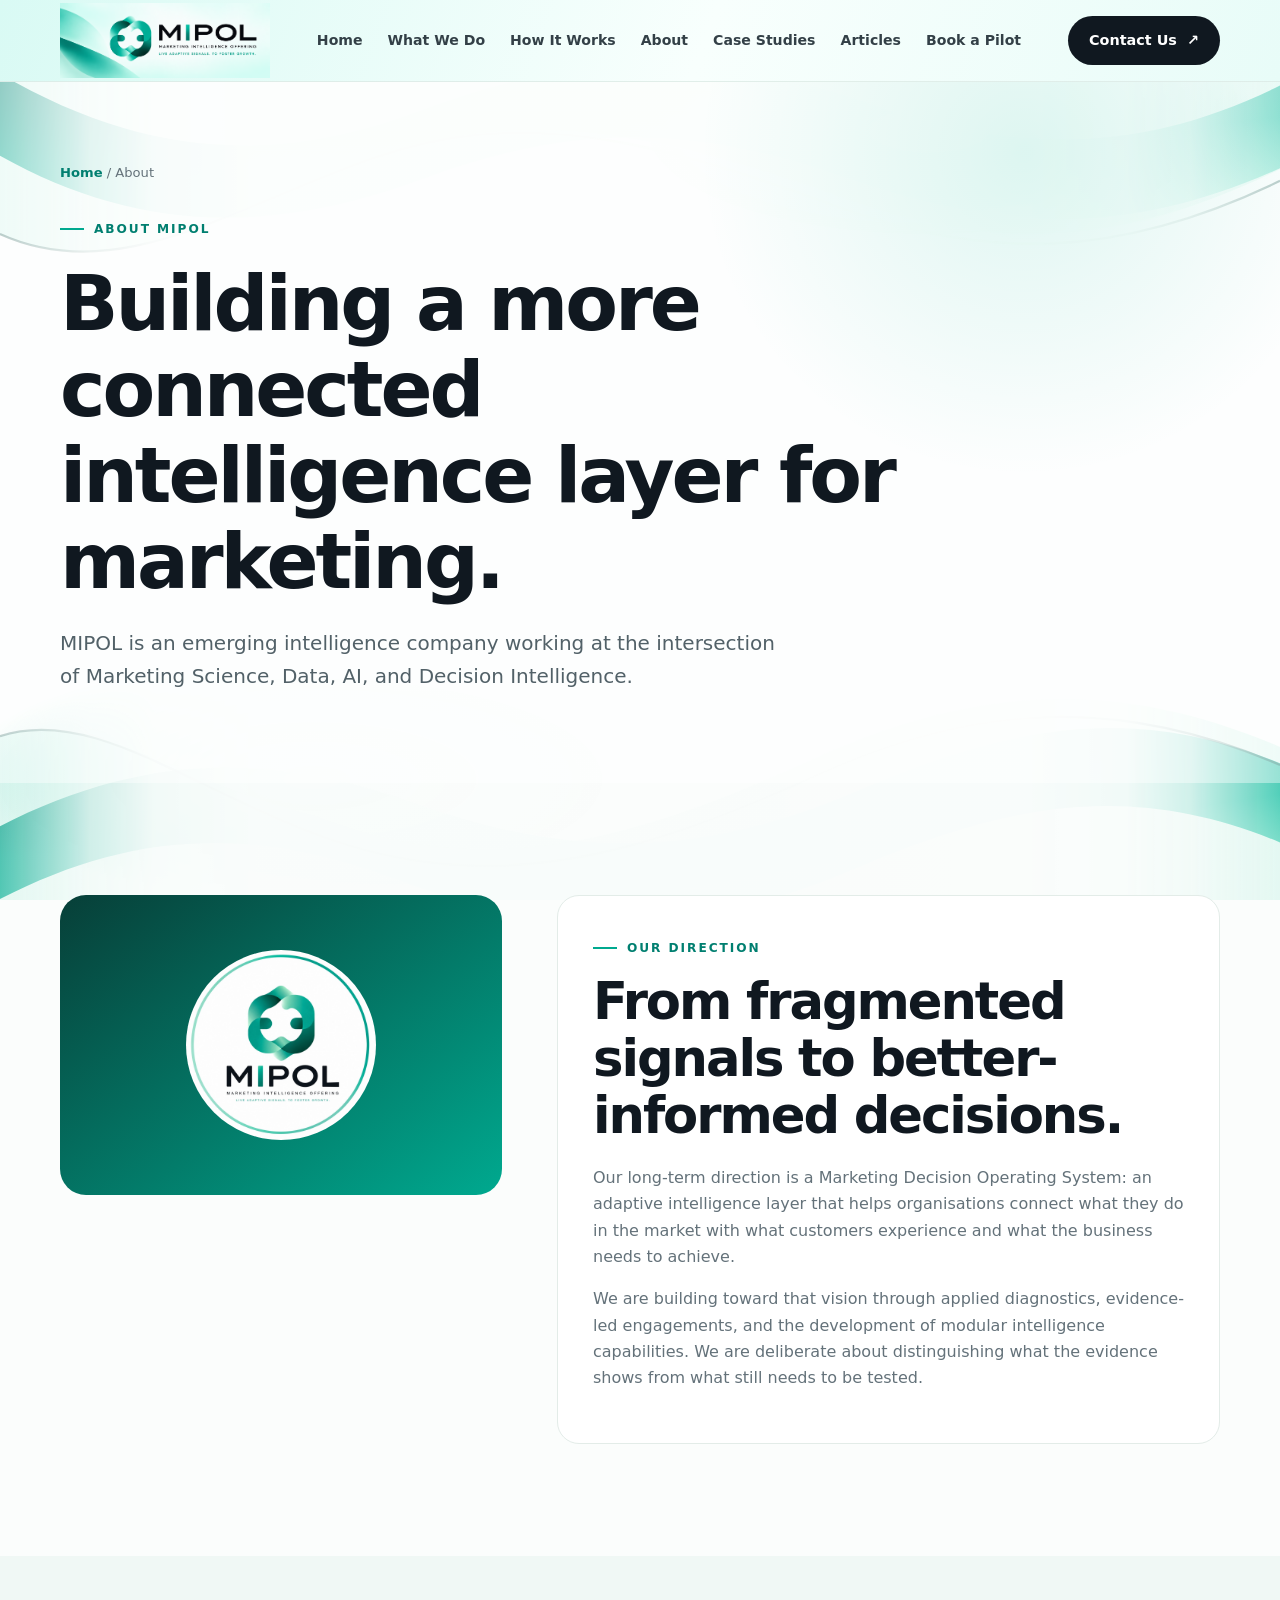
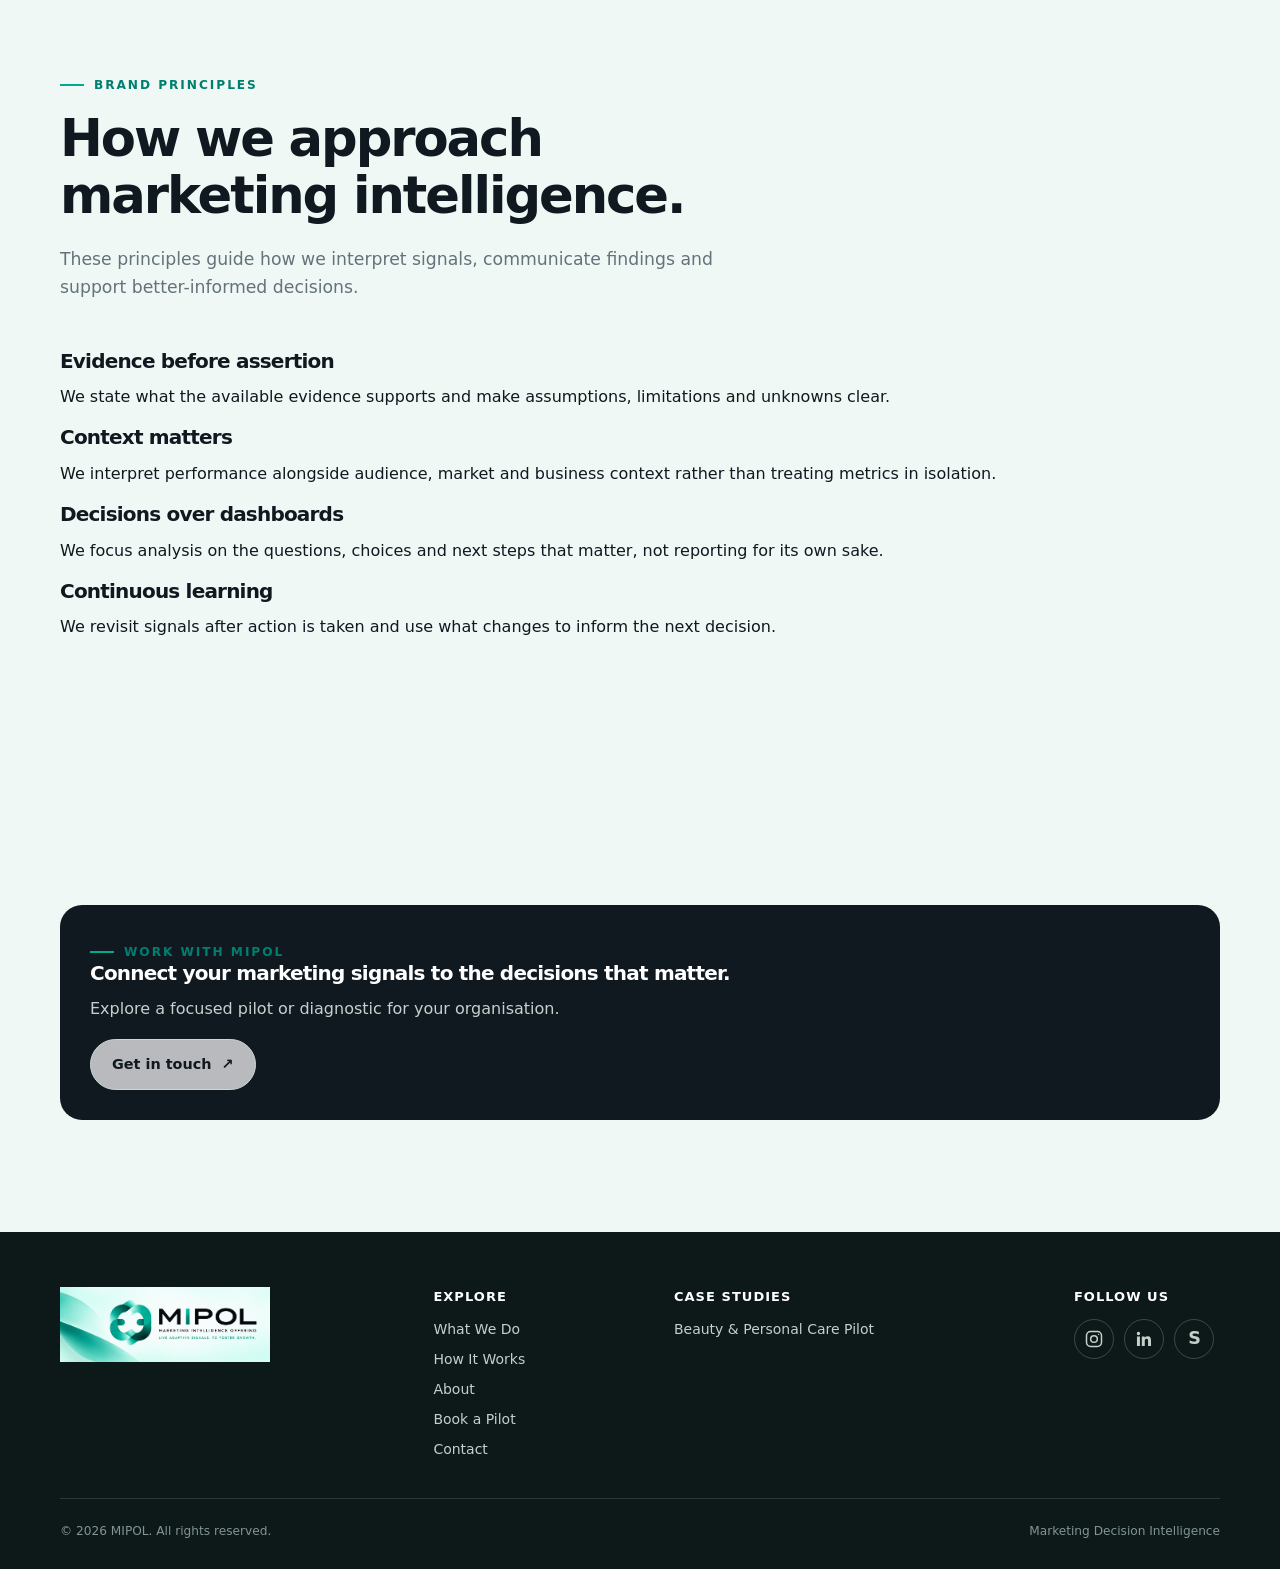
<file: about/index.html>
<!doctype html>
<html lang="en"><head>
<meta charset="utf-8"><meta name="viewport" content="width=device-width, initial-scale=1">
<title>About MIPOL | Marketing Decision Intelligence</title>
<meta name="description" content="Learn about MIPOL's work at the intersection of Marketing Science, Data, AI, and Decision Intelligence.">
<meta name="theme-color" content="#fbfdfc"><link rel="icon" type="image/png" href="../assets/mipol-symbol.png"><link rel="stylesheet" href="../assets/styles.css">
</head><body>
<header class="site-header"><div class="container nav-wrap">
 <a class="brand" href="../" aria-label="MIPOL home"><img src="../assets/mipol-logo.png" alt="MIPOL — Marketing Intelligence Offering"></a>
 <button class="menu-toggle" type="button" aria-label="Open navigation menu" aria-expanded="false"><svg width="22" height="22" viewBox="0 0 24 24" fill="none" stroke="currentColor" stroke-width="1.8" stroke-linecap="round"><path d="M4 7h16M4 12h16M4 17h16"/></svg></button>
 <nav class="nav-links" aria-label="Main navigation"><a href="../">Home</a><a href="../what-we-do/">What We Do</a><a href="../how-it-works/">How It Works</a><a href="./">About</a><a href="../case-study/">Case Studies</a><a href="../articles/">Articles</a><a href="../pilot/">Book a Pilot</a></nav>
 <a class="nav-cta" href="../contact/">Contact Us <span aria-hidden="true">↗</span></a>
</div></header>
<main>
 <section class="page-hero"><div class="container"><div class="breadcrumb"><a href="../">Home</a> / About</div><span class="eyebrow">About MIPOL</span><h1>Building a more connected intelligence layer for marketing.</h1><p class="lead">MIPOL is an emerging intelligence company working at the intersection of Marketing Science, Data, AI, and Decision Intelligence.</p></div></section>
 <section class="section"><div class="container about-grid">
  <div class="about-mark"><img src="../assets/mipol-logo.jpg" alt="Official MIPOL logo"></div>
  <div class="about-panel"><span class="eyebrow">Our direction</span><h2>From fragmented signals to better-informed decisions.</h2><p>Our long-term direction is a Marketing Decision Operating System: an adaptive intelligence layer that helps organisations connect what they do in the market with what customers experience and what the business needs to achieve.</p><p>We are building toward that vision through applied diagnostics, evidence-led engagements, and the development of modular intelligence capabilities. We are deliberate about distinguishing what the evidence shows from what still needs to be tested.</p></div>
 </div></section>
 <section class="section soft-section" id="brand-principles"><div class="container">
  <div class="section-head"><span class="eyebrow">Brand principles</span><h2>How we approach marketing intelligence.</h2><p>These principles guide how we interpret signals, communicate findings and support better-informed decisions.</p></div>
  <div class="principles-grid">
   <article class="principle-card"><h3>Evidence before assertion</h3><p>We state what the available evidence supports and make assumptions, limitations and unknowns clear.</p></article>
   <article class="principle-card"><h3>Context matters</h3><p>We interpret performance alongside audience, market and business context rather than treating metrics in isolation.</p></article>
   <article class="principle-card"><h3>Decisions over dashboards</h3><p>We focus analysis on the questions, choices and next steps that matter, not reporting for its own sake.</p></article>
   <article class="principle-card"><h3>Continuous learning</h3><p>We revisit signals after action is taken and use what changes to inform the next decision.</p></article>
  </div>
 </div></section><section class="section soft-section"><div class="container"><div class="cta-inline"><span class="eyebrow">Work with MIPOL</span><h3>Connect your marketing signals to the decisions that matter.</h3><p>Explore a focused pilot or diagnostic for your organisation.</p><a class="btn btn-secondary" href="../contact/">Get in touch <span>↗</span></a></div></div></section>
</main>
<footer class="site-footer"><div class="container"><div class="footer-top"><div class="footer-brand"><img src="../assets/mipol-logo.png" alt="MIPOL — Marketing Intelligence Offering"></div><div class="footer-column"><h3>Explore</h3><div class="footer-column-links"><a href="../what-we-do/">What We Do</a><a href="../how-it-works/">How It Works</a><a href="./">About</a><a href="../pilot/">Book a Pilot</a><a href="../contact/">Contact</a></div></div><div class="footer-column"><h3>Case Studies</h3><div class="footer-column-links"><a href="../case-study/beauty-personal-care-pilot/">Beauty &amp; Personal Care Pilot</a></div></div><div class="footer-column"><h3>Follow us</h3><div class="footer-socials"><a class="social-link" href="https://www.instagram.com/mipol_intel/" target="_blank" rel="noopener noreferrer" aria-label="MIPOL on Instagram"><svg viewBox="0 0 24 24" fill="none" stroke="currentColor" stroke-width="1.8" stroke-linecap="round" stroke-linejoin="round" aria-hidden="true"><rect x="3" y="3" width="18" height="18" rx="5"/><circle cx="12" cy="12" r="4"/><circle cx="17.5" cy="6.5" r=".8" fill="currentColor" stroke="none"/></svg></a><a class="social-link" href="https://www.linkedin.com/company/mipol-ai/" target="_blank" rel="noopener noreferrer" aria-label="MIPOL on LinkedIn"><svg viewBox="0 0 24 24" aria-hidden="true"><path class="linkedin-mark" d="M20.45 20.45h-3.55v-5.57c0-1.33-.02-3.04-1.85-3.04-1.85 0-2.13 1.45-2.13 2.94v5.67H9.37V9h3.41v1.56h.05c.47-.9 1.63-1.85 3.35-1.85 3.58 0 4.24 2.35 4.24 5.41v6.33zM5.34 7.43a2.06 2.06 0 1 1 0-4.12 2.06 2.06 0 0 1 0 4.12zM3.56 9h3.56v11.45H3.56z"/></svg></a><a class="social-link" href="https://substack.com/@mipol1" target="_blank" rel="noopener noreferrer" aria-label="MIPOL on Substack"><span class="substack-mark" aria-hidden="true">S</span></a></div></div></div><div class="footer-bottom"><span>© <span data-year></span> MIPOL. All rights reserved.</span><span>Marketing Decision Intelligence</span></div></div></footer>
<script src="../assets/script.js" defer></script>
</body></html>
</file>
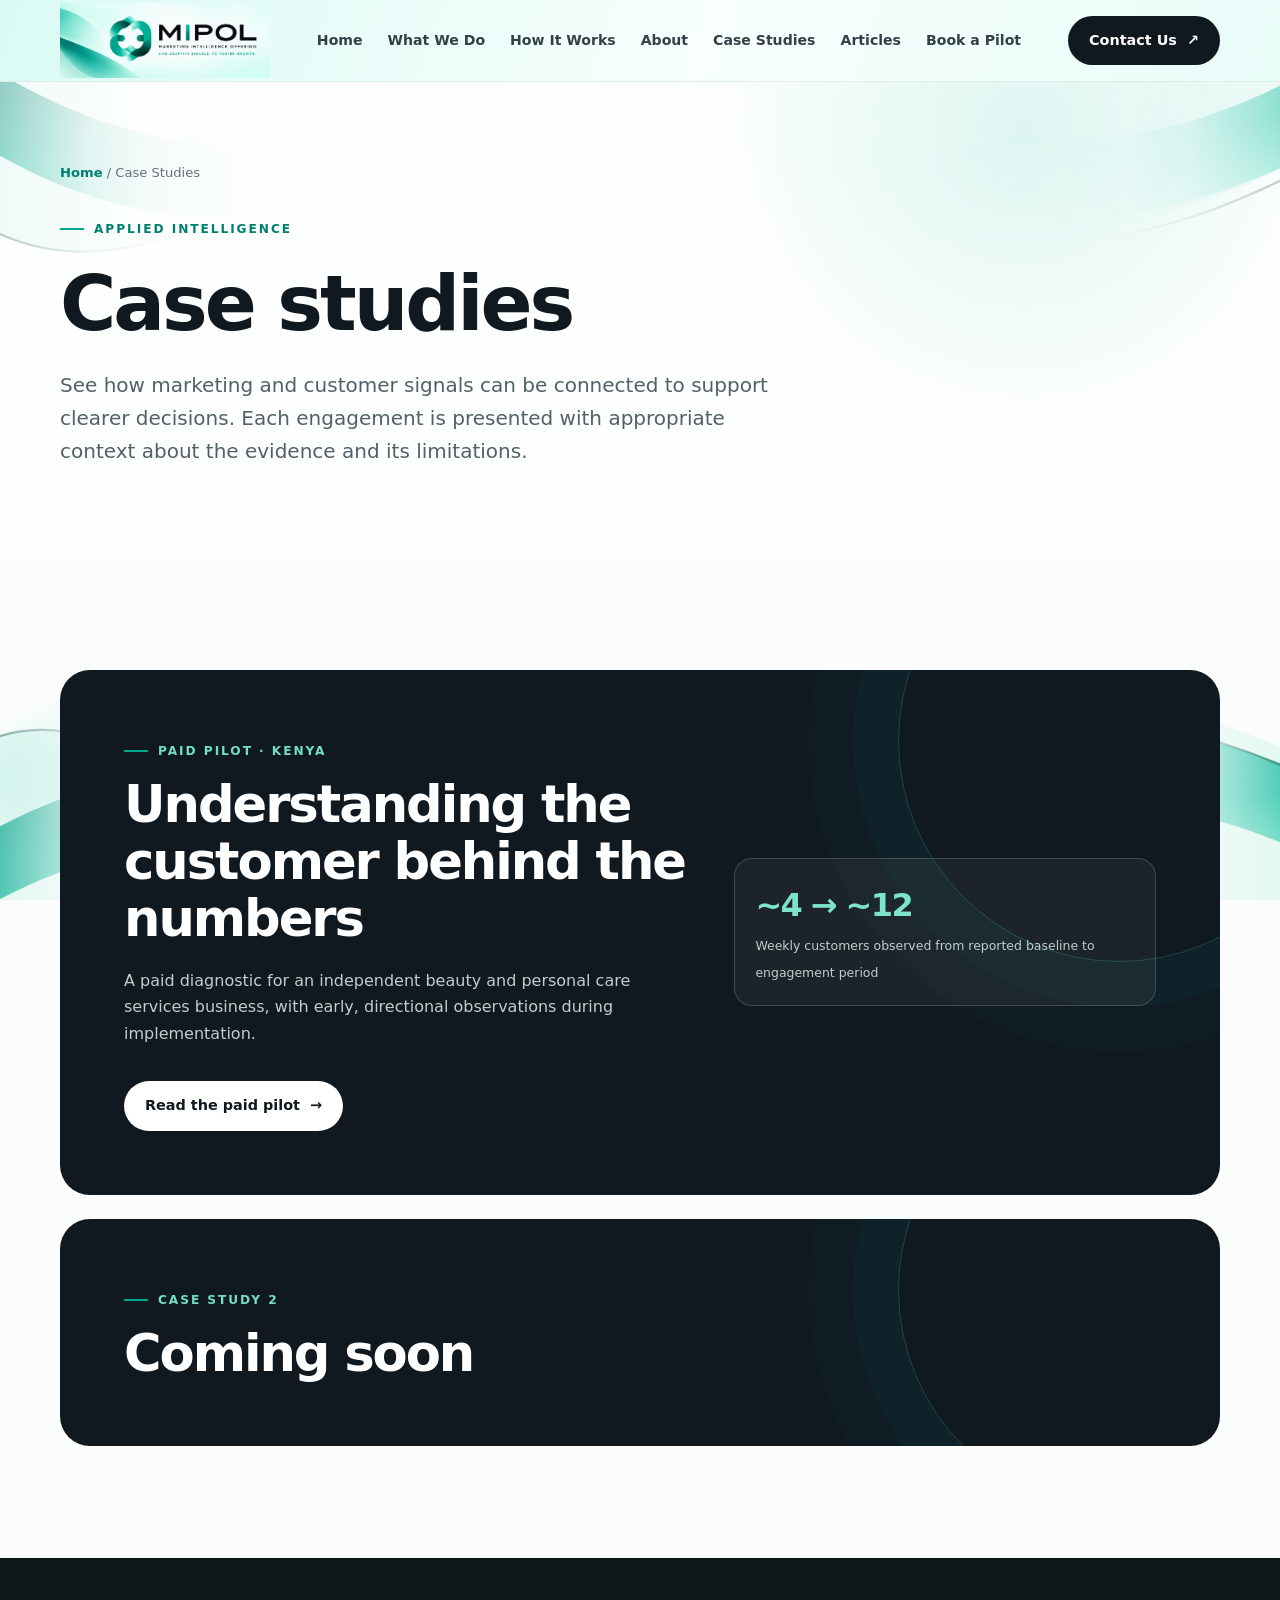
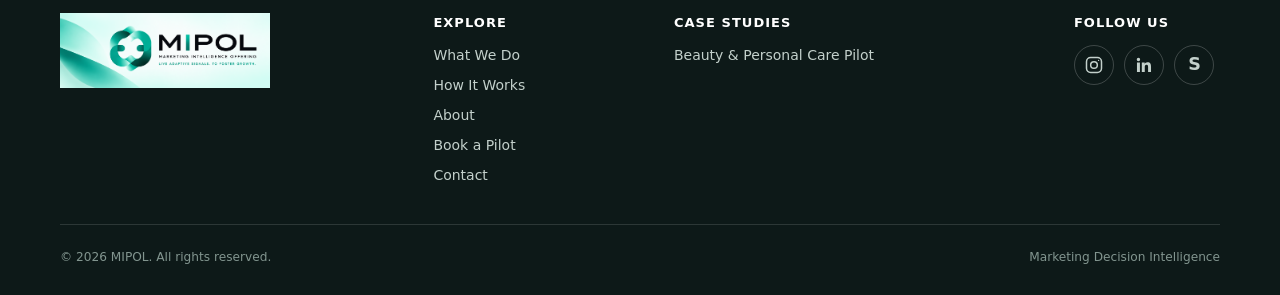
<file: case-study/index.html>
<!doctype html>
<html lang="en"><head>
<meta charset="utf-8"><meta name="viewport" content="width=device-width, initial-scale=1">
<title>Case Studies | MIPOL</title>
<meta name="description" content="Explore MIPOL's paid case study on connecting customer intelligence and marketing decisions.">
<meta name="theme-color" content="#fbfdfc"><link rel="icon" type="image/png" href="../assets/mipol-symbol.png"><link rel="stylesheet" href="../assets/styles.css">
</head><body>
<header class="site-header"><div class="container nav-wrap">
 <a class="brand" href="../" aria-label="MIPOL home"><img src="../assets/mipol-logo.png" alt="MIPOL — Marketing Intelligence Offering"></a>
 <button class="menu-toggle" type="button" aria-label="Open navigation menu" aria-expanded="false"><svg width="22" height="22" viewBox="0 0 24 24" fill="none" stroke="currentColor" stroke-width="1.8" stroke-linecap="round"><path d="M4 7h16M4 12h16M4 17h16"/></svg></button>
 <nav class="nav-links" aria-label="Main navigation"><a href="../">Home</a><a href="../what-we-do/">What We Do</a><a href="../how-it-works/">How It Works</a><a href="../about/">About</a><a href="./">Case Studies</a><a href="../articles/">Articles</a><a href="../pilot/">Book a Pilot</a></nav>
 <a class="nav-cta" href="../contact/">Contact Us <span aria-hidden="true">↗</span></a>
</div></header>
<main>
 <section class="page-hero"><div class="container"><div class="breadcrumb"><a href="../">Home</a> / Case Studies</div><span class="eyebrow">Applied intelligence</span><h1>Case studies</h1><p class="lead">See how marketing and customer signals can be connected to support clearer decisions. Each engagement is presented with appropriate context about the evidence and its limitations.</p></div></section>
 <section class="section"><div class="container">
  <div class="case-preview"><div><span class="eyebrow">Paid pilot · Kenya</span><h2>Understanding the customer behind the numbers</h2><p>A paid diagnostic for an independent beauty and personal care services business, with early, directional observations during implementation.</p><a class="btn" href="beauty-personal-care-pilot/">Read the paid pilot <span>→</span></a></div><div class="case-stat-grid single-stat"><div class="case-stat"><strong>~4 → ~12</strong><span>Weekly customers observed from reported baseline to engagement period</span></div></div></div>
  <div class="case-preview case-coming-soon"><div><span class="eyebrow">Case Study 2</span><h2>Coming soon</h2></div></div>
 </div></section>
</main>
<footer class="site-footer"><div class="container"><div class="footer-top"><div class="footer-brand"><img src="../assets/mipol-logo.png" alt="MIPOL — Marketing Intelligence Offering"></div><div class="footer-column"><h3>Explore</h3><div class="footer-column-links"><a href="../what-we-do/">What We Do</a><a href="../how-it-works/">How It Works</a><a href="../about/">About</a><a href="../pilot/">Book a Pilot</a><a href="../contact/">Contact</a></div></div><div class="footer-column"><h3>Case Studies</h3><div class="footer-column-links"><a href="beauty-personal-care-pilot/">Beauty &amp; Personal Care Pilot</a></div></div><div class="footer-column"><h3>Follow us</h3><div class="footer-socials"><a class="social-link" href="https://www.instagram.com/mipol_intel/" target="_blank" rel="noopener noreferrer" aria-label="MIPOL on Instagram"><svg viewBox="0 0 24 24" fill="none" stroke="currentColor" stroke-width="1.8" stroke-linecap="round" stroke-linejoin="round" aria-hidden="true"><rect x="3" y="3" width="18" height="18" rx="5"/><circle cx="12" cy="12" r="4"/><circle cx="17.5" cy="6.5" r=".8" fill="currentColor" stroke="none"/></svg></a><a class="social-link" href="https://www.linkedin.com/company/mipol-ai/" target="_blank" rel="noopener noreferrer" aria-label="MIPOL on LinkedIn"><svg viewBox="0 0 24 24" aria-hidden="true"><path class="linkedin-mark" d="M20.45 20.45h-3.55v-5.57c0-1.33-.02-3.04-1.85-3.04-1.85 0-2.13 1.45-2.13 2.94v5.67H9.37V9h3.41v1.56h.05c.47-.9 1.63-1.85 3.35-1.85 3.58 0 4.24 2.35 4.24 5.41v6.33zM5.34 7.43a2.06 2.06 0 1 1 0-4.12 2.06 2.06 0 0 1 0 4.12zM3.56 9h3.56v11.45H3.56z"/></svg></a><a class="social-link" href="https://substack.com/@mipol1" target="_blank" rel="noopener noreferrer" aria-label="MIPOL on Substack"><span class="substack-mark" aria-hidden="true">S</span></a></div></div></div><div class="footer-bottom"><span>© <span data-year></span> MIPOL. All rights reserved.</span><span>Marketing Decision Intelligence</span></div></div></footer>
<script src="../assets/script.js" defer></script>
</body></html>
</file>
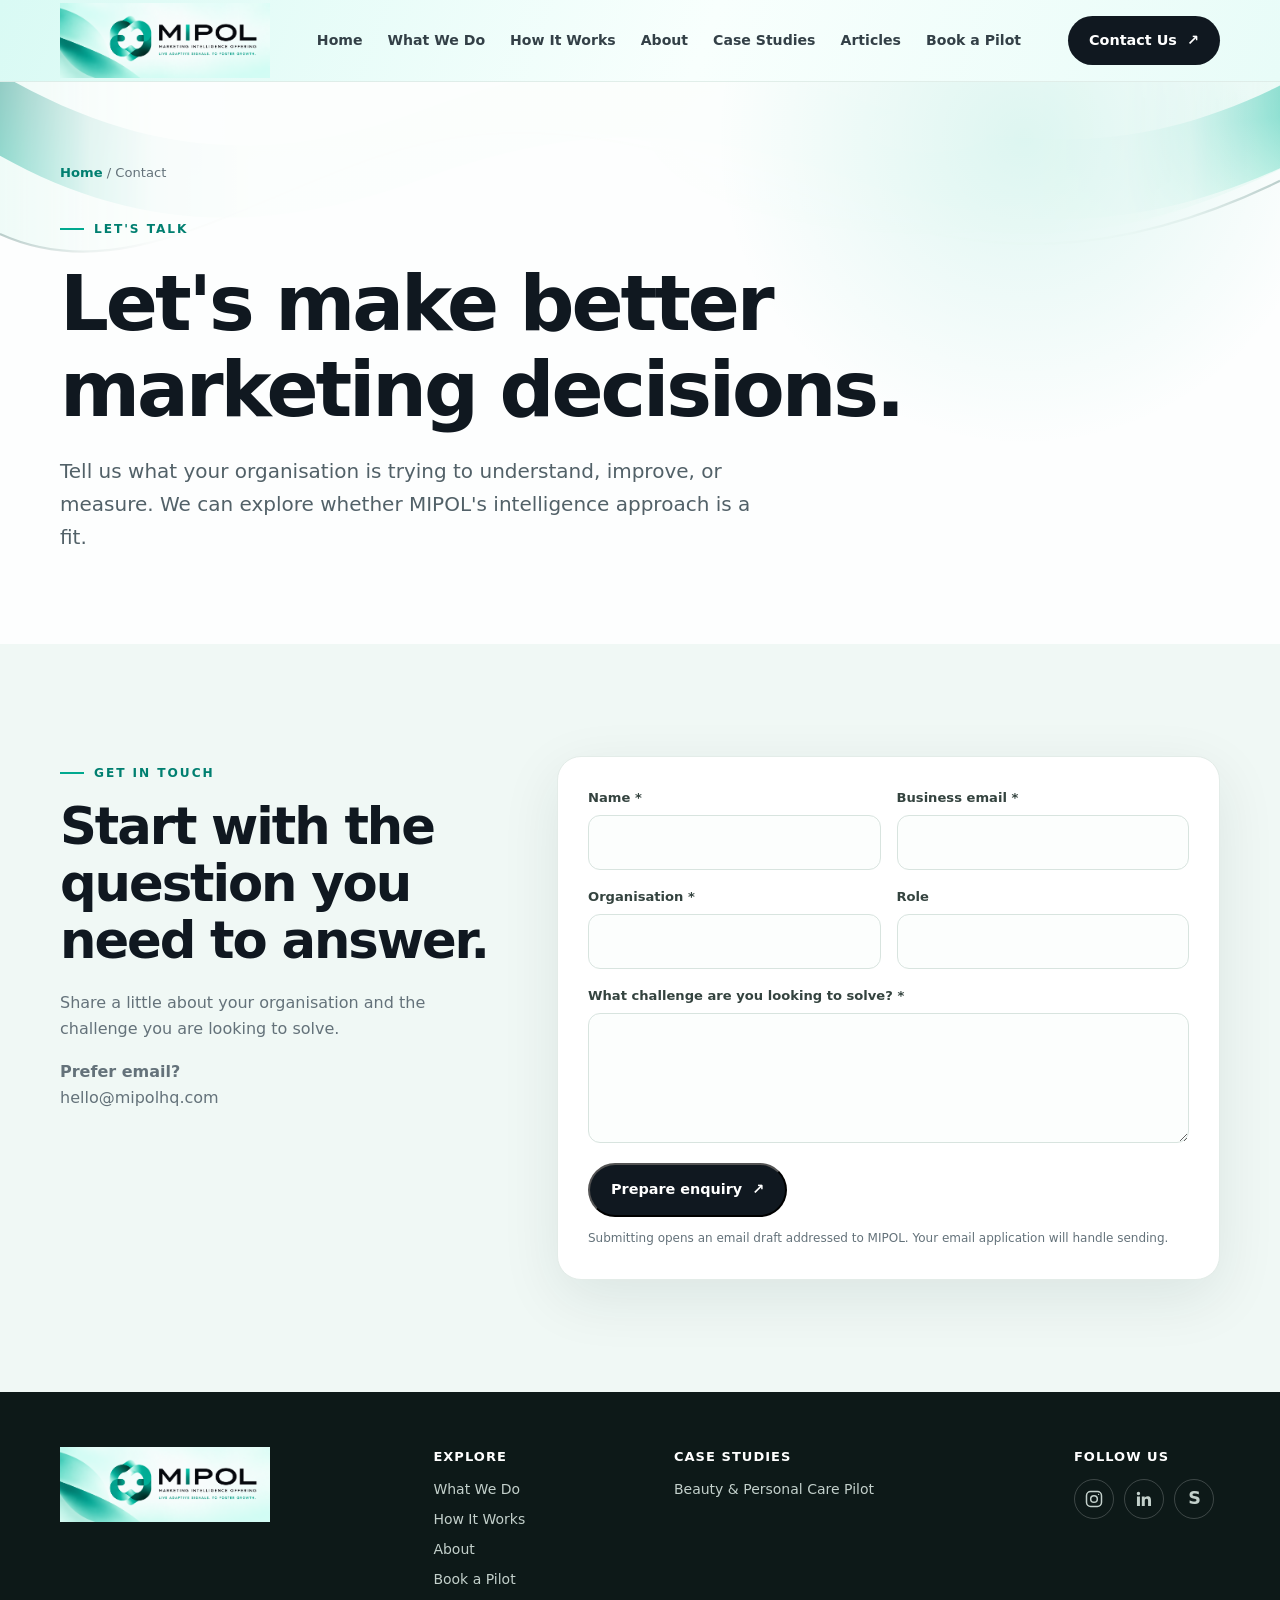
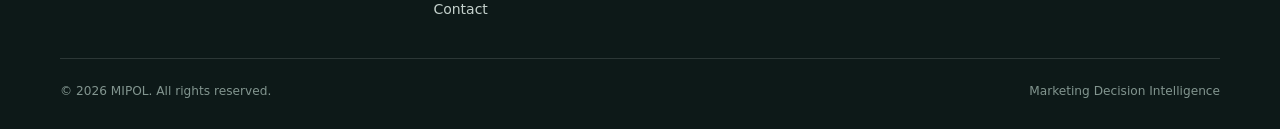
<file: contact/index.html>
<!doctype html>
<html lang="en"><head>
<meta charset="utf-8"><meta name="viewport" content="width=device-width, initial-scale=1">
<title>Contact MIPOL | Marketing Decision Intelligence</title>
<meta name="description" content="Contact MIPOL to discuss what your organisation is trying to understand, improve, or measure.">
<meta name="theme-color" content="#fbfdfc"><link rel="icon" type="image/png" href="../assets/mipol-symbol.png"><link rel="stylesheet" href="../assets/styles.css">
</head><body>
<header class="site-header"><div class="container nav-wrap">
 <a class="brand" href="../" aria-label="MIPOL home"><img src="../assets/mipol-logo.png" alt="MIPOL — Marketing Intelligence Offering"></a>
 <button class="menu-toggle" type="button" aria-label="Open navigation menu" aria-expanded="false"><svg width="22" height="22" viewBox="0 0 24 24" fill="none" stroke="currentColor" stroke-width="1.8" stroke-linecap="round"><path d="M4 7h16M4 12h16M4 17h16"/></svg></button>
 <nav class="nav-links" aria-label="Main navigation"><a href="../">Home</a><a href="../what-we-do/">What We Do</a><a href="../how-it-works/">How It Works</a><a href="../about/">About</a><a href="../case-study/">Case Studies</a><a href="../articles/">Articles</a><a href="../pilot/">Book a Pilot</a></nav>
 <a class="nav-cta" href="./">Contact Us <span aria-hidden="true">↗</span></a>
</div></header>
<main>
 <section class="page-hero"><div class="container"><div class="breadcrumb"><a href="../">Home</a> / Contact</div><span class="eyebrow">Let's talk</span><h1>Let's make better marketing decisions.</h1><p class="lead">Tell us what your organisation is trying to understand, improve, or measure. We can explore whether MIPOL's intelligence approach is a fit.</p></div></section>
 <section class="section soft-section"><div class="container contact-grid">
  <div class="contact-copy"><span class="eyebrow">Get in touch</span><h2>Start with the question you need to answer.</h2><p>Share a little about your organisation and the challenge you are looking to solve.</p><p><strong>Prefer email?</strong><br><a href="mailto:hello@mipolhq.com">hello@mipolhq.com</a></p></div>
  <form class="contact-form" id="contact-form"><div class="form-grid">
   <div class="field"><label for="name">Name *</label><input id="name" name="name" autocomplete="name" required></div>
   <div class="field"><label for="email">Business email *</label><input id="email" name="email" type="email" autocomplete="email" required></div>
   <div class="field"><label for="organisation">Organisation *</label><input id="organisation" name="organisation" autocomplete="organization" required></div>
   <div class="field"><label for="role">Role</label><input id="role" name="role" autocomplete="organization-title"></div>
   <div class="field full"><label for="challenge">What challenge are you looking to solve? *</label><textarea id="challenge" name="challenge" required></textarea></div>
  </div><div class="form-foot"><button class="btn btn-primary" type="submit">Prepare enquiry <span>↗</span></button><div class="form-status" id="form-status" role="status" aria-live="polite"></div></div><p class="muted" style="font-size:.75rem;margin:12px 0 0">Submitting opens an email draft addressed to MIPOL. Your email application will handle sending.</p></form>
 </div></section>
</main>
<footer class="site-footer"><div class="container"><div class="footer-top"><div class="footer-brand"><img src="../assets/mipol-logo.png" alt="MIPOL — Marketing Intelligence Offering"></div><div class="footer-column"><h3>Explore</h3><div class="footer-column-links"><a href="../what-we-do/">What We Do</a><a href="../how-it-works/">How It Works</a><a href="../about/">About</a><a href="../pilot/">Book a Pilot</a><a href="./">Contact</a></div></div><div class="footer-column"><h3>Case Studies</h3><div class="footer-column-links"><a href="../case-study/beauty-personal-care-pilot/">Beauty &amp; Personal Care Pilot</a></div></div><div class="footer-column"><h3>Follow us</h3><div class="footer-socials"><a class="social-link" href="https://www.instagram.com/mipol_intel/" target="_blank" rel="noopener noreferrer" aria-label="MIPOL on Instagram"><svg viewBox="0 0 24 24" fill="none" stroke="currentColor" stroke-width="1.8" stroke-linecap="round" stroke-linejoin="round" aria-hidden="true"><rect x="3" y="3" width="18" height="18" rx="5"/><circle cx="12" cy="12" r="4"/><circle cx="17.5" cy="6.5" r=".8" fill="currentColor" stroke="none"/></svg></a><a class="social-link" href="https://www.linkedin.com/company/mipol-ai/" target="_blank" rel="noopener noreferrer" aria-label="MIPOL on LinkedIn"><svg viewBox="0 0 24 24" aria-hidden="true"><path class="linkedin-mark" d="M20.45 20.45h-3.55v-5.57c0-1.33-.02-3.04-1.85-3.04-1.85 0-2.13 1.45-2.13 2.94v5.67H9.37V9h3.41v1.56h.05c.47-.9 1.63-1.85 3.35-1.85 3.58 0 4.24 2.35 4.24 5.41v6.33zM5.34 7.43a2.06 2.06 0 1 1 0-4.12 2.06 2.06 0 0 1 0 4.12zM3.56 9h3.56v11.45H3.56z"/></svg></a><a class="social-link" href="https://substack.com/@mipol1" target="_blank" rel="noopener noreferrer" aria-label="MIPOL on Substack"><span class="substack-mark" aria-hidden="true">S</span></a></div></div></div><div class="footer-bottom"><span>© <span data-year></span> MIPOL. All rights reserved.</span><span>Marketing Decision Intelligence</span></div></div></footer>
<script src="../assets/script.js" defer></script>
</body></html>
</file>
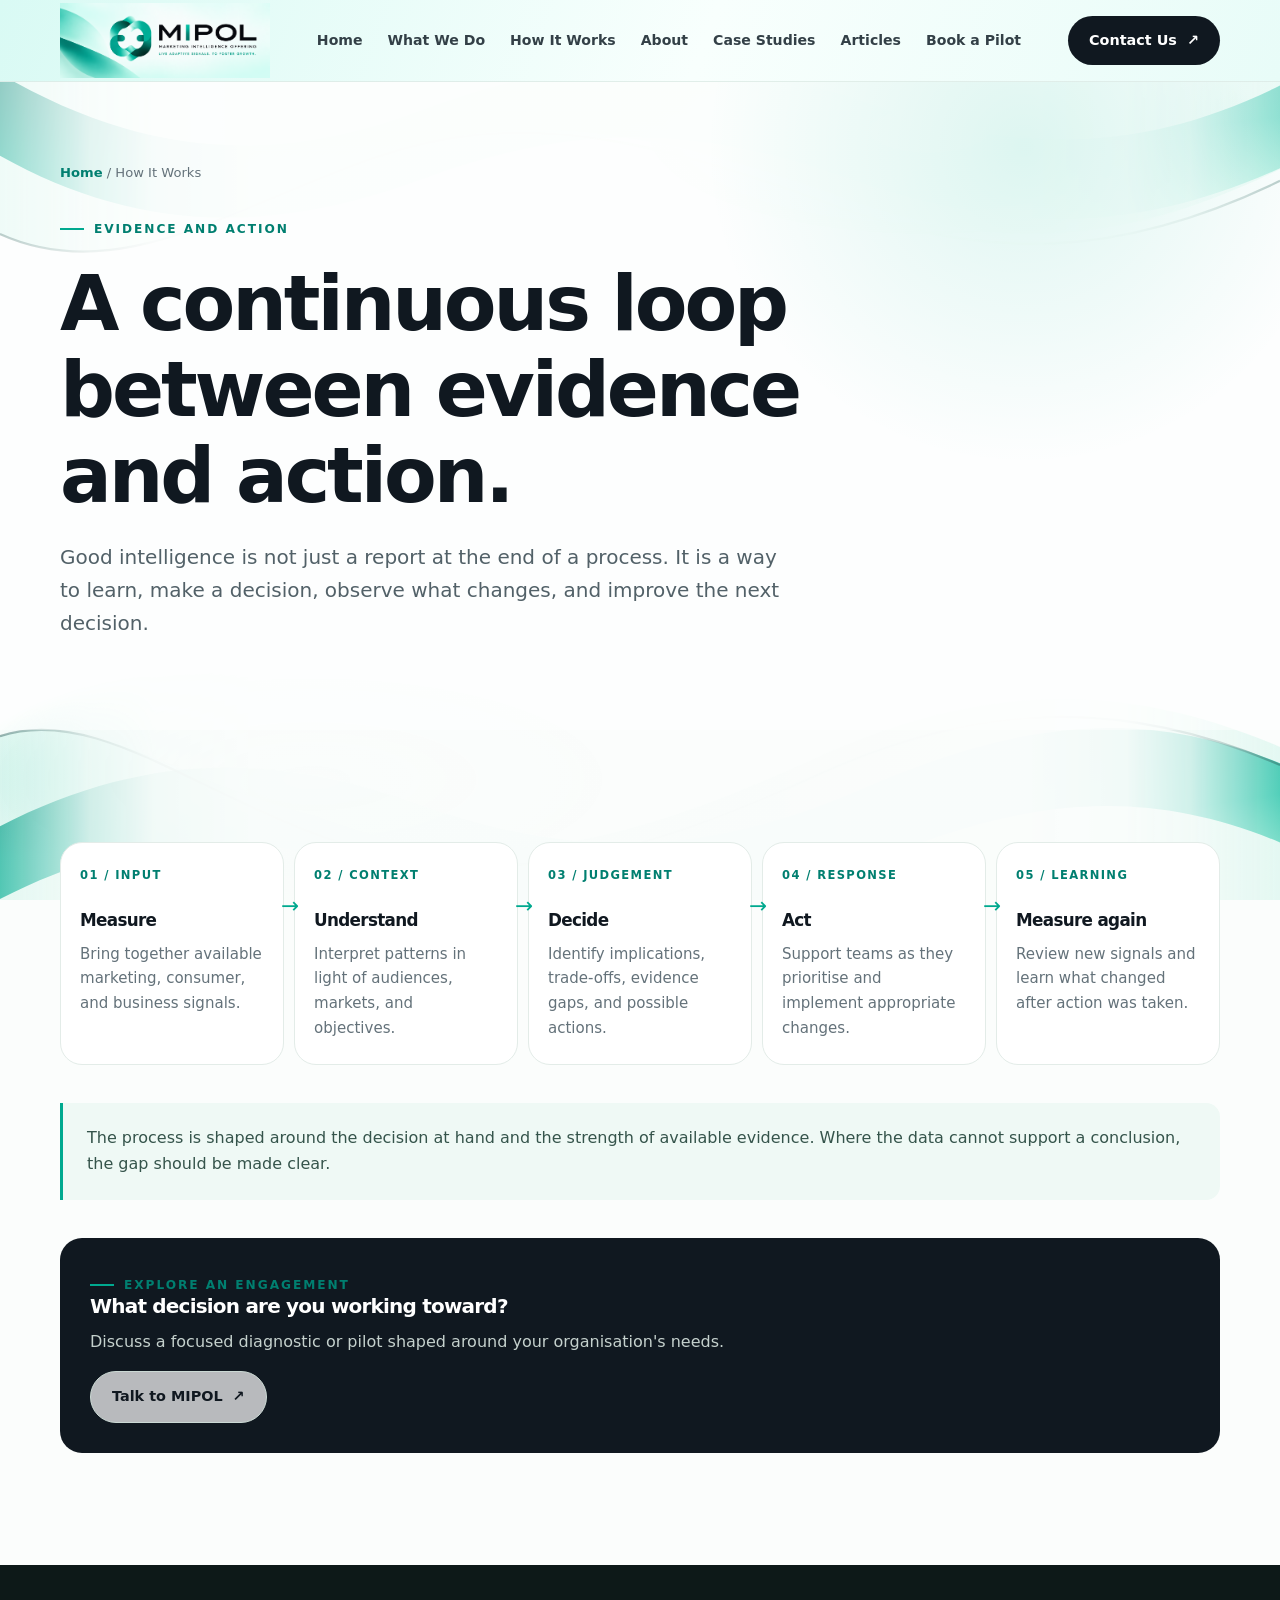
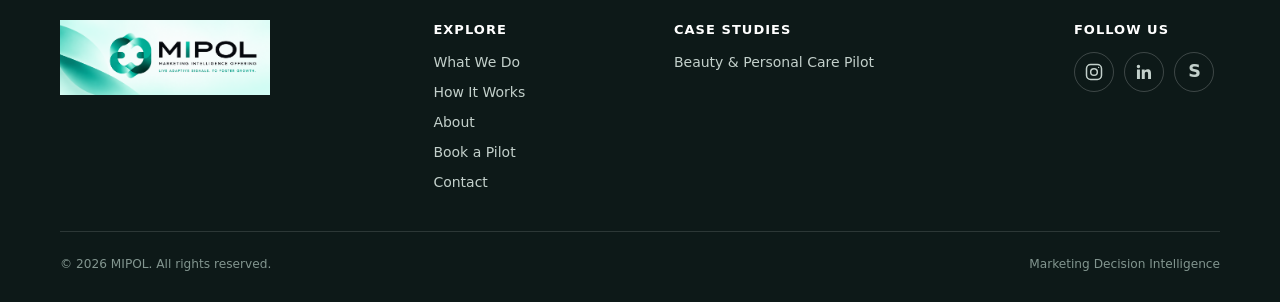
<file: how-it-works/index.html>
<!doctype html>
<html lang="en"><head>
<meta charset="utf-8"><meta name="viewport" content="width=device-width, initial-scale=1">
<title>How It Works | MIPOL</title>
<meta name="description" content="MIPOL connects evidence and action in a continuous loop of measurement, understanding, decisions, action, and learning.">
<meta name="theme-color" content="#fbfdfc"><link rel="icon" type="image/png" href="../assets/mipol-symbol.png"><link rel="stylesheet" href="../assets/styles.css">
</head><body>
<header class="site-header"><div class="container nav-wrap">
 <a class="brand" href="../" aria-label="MIPOL home"><img src="../assets/mipol-logo.png" alt="MIPOL — Marketing Intelligence Offering"></a>
 <button class="menu-toggle" type="button" aria-label="Open navigation menu" aria-expanded="false"><svg width="22" height="22" viewBox="0 0 24 24" fill="none" stroke="currentColor" stroke-width="1.8" stroke-linecap="round"><path d="M4 7h16M4 12h16M4 17h16"/></svg></button>
 <nav class="nav-links" aria-label="Main navigation"><a href="../">Home</a><a href="../what-we-do/">What We Do</a><a href="./">How It Works</a><a href="../about/">About</a><a href="../case-study/">Case Studies</a><a href="../articles/">Articles</a><a href="../pilot/">Book a Pilot</a></nav>
 <a class="nav-cta" href="../contact/">Contact Us <span aria-hidden="true">↗</span></a>
</div></header>
<main>
 <section class="page-hero"><div class="container"><div class="breadcrumb"><a href="../">Home</a> / How It Works</div><span class="eyebrow">Evidence and action</span><h1>A continuous loop between evidence and action.</h1><p class="lead">Good intelligence is not just a report at the end of a process. It is a way to learn, make a decision, observe what changes, and improve the next decision.</p></div></section>
 <section class="section"><div class="container"><div class="framework">
  <article class="step-card"><div class="step-no">01 / INPUT</div><h3>Measure</h3><p>Bring together available marketing, consumer, and business signals.</p></article>
  <article class="step-card"><div class="step-no">02 / CONTEXT</div><h3>Understand</h3><p>Interpret patterns in light of audiences, markets, and objectives.</p></article>
  <article class="step-card"><div class="step-no">03 / JUDGEMENT</div><h3>Decide</h3><p>Identify implications, trade-offs, evidence gaps, and possible actions.</p></article>
  <article class="step-card"><div class="step-no">04 / RESPONSE</div><h3>Act</h3><p>Support teams as they prioritise and implement appropriate changes.</p></article>
  <article class="step-card"><div class="step-no">05 / LEARNING</div><h3>Measure again</h3><p>Review new signals and learn what changed after action was taken.</p></article>
 </div><div class="insight-box" style="margin-top:38px">The process is shaped around the decision at hand and the strength of available evidence. Where the data cannot support a conclusion, the gap should be made clear.</div><div class="cta-inline" style="margin-top:38px"><span class="eyebrow">Explore an engagement</span><h3>What decision are you working toward?</h3><p>Discuss a focused diagnostic or pilot shaped around your organisation's needs.</p><a class="btn btn-secondary" href="../contact/">Talk to MIPOL <span>↗</span></a></div></div></section>
</main>
<footer class="site-footer"><div class="container"><div class="footer-top"><div class="footer-brand"><img src="../assets/mipol-logo.png" alt="MIPOL — Marketing Intelligence Offering"></div><div class="footer-column"><h3>Explore</h3><div class="footer-column-links"><a href="../what-we-do/">What We Do</a><a href="./">How It Works</a><a href="../about/">About</a><a href="../pilot/">Book a Pilot</a><a href="../contact/">Contact</a></div></div><div class="footer-column"><h3>Case Studies</h3><div class="footer-column-links"><a href="../case-study/beauty-personal-care-pilot/">Beauty &amp; Personal Care Pilot</a></div></div><div class="footer-column"><h3>Follow us</h3><div class="footer-socials"><a class="social-link" href="https://www.instagram.com/mipol_intel/" target="_blank" rel="noopener noreferrer" aria-label="MIPOL on Instagram"><svg viewBox="0 0 24 24" fill="none" stroke="currentColor" stroke-width="1.8" stroke-linecap="round" stroke-linejoin="round" aria-hidden="true"><rect x="3" y="3" width="18" height="18" rx="5"/><circle cx="12" cy="12" r="4"/><circle cx="17.5" cy="6.5" r=".8" fill="currentColor" stroke="none"/></svg></a><a class="social-link" href="https://www.linkedin.com/company/mipol-ai/" target="_blank" rel="noopener noreferrer" aria-label="MIPOL on LinkedIn"><svg viewBox="0 0 24 24" aria-hidden="true"><path class="linkedin-mark" d="M20.45 20.45h-3.55v-5.57c0-1.33-.02-3.04-1.85-3.04-1.85 0-2.13 1.45-2.13 2.94v5.67H9.37V9h3.41v1.56h.05c.47-.9 1.63-1.85 3.35-1.85 3.58 0 4.24 2.35 4.24 5.41v6.33zM5.34 7.43a2.06 2.06 0 1 1 0-4.12 2.06 2.06 0 0 1 0 4.12zM3.56 9h3.56v11.45H3.56z"/></svg></a><a class="social-link" href="https://substack.com/@mipol1" target="_blank" rel="noopener noreferrer" aria-label="MIPOL on Substack"><span class="substack-mark" aria-hidden="true">S</span></a></div></div></div><div class="footer-bottom"><span>© <span data-year></span> MIPOL. All rights reserved.</span><span>Marketing Decision Intelligence</span></div></div></footer>
<script src="../assets/script.js" defer></script>
</body></html>
</file>
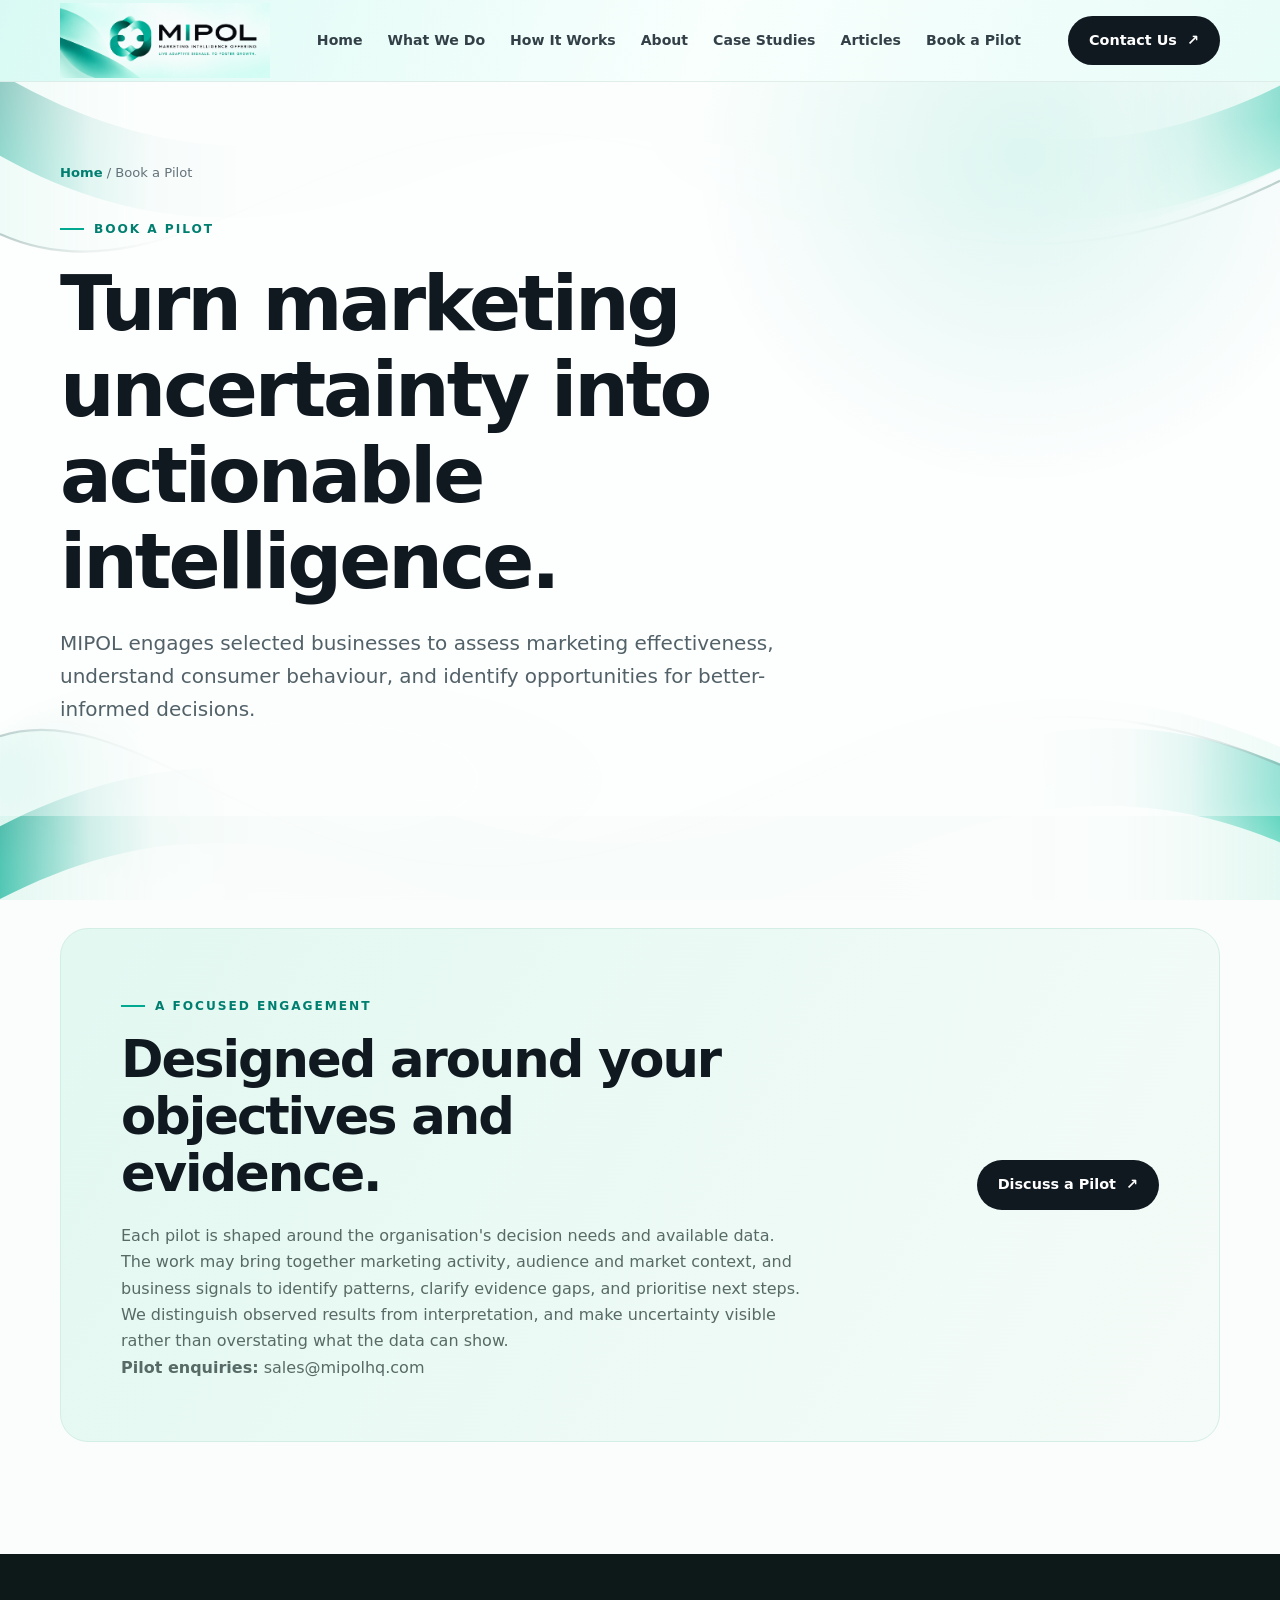
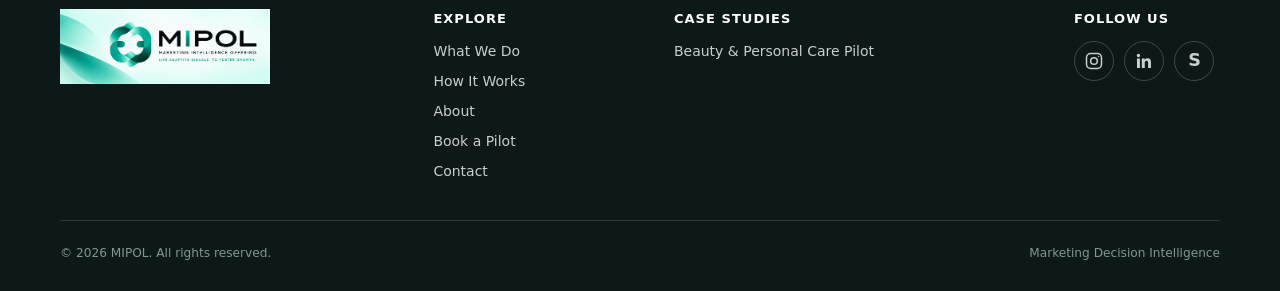
<file: pilot/index.html>
<!doctype html>
<html lang="en"><head>
<meta charset="utf-8"><meta name="viewport" content="width=device-width, initial-scale=1">
<title>Book a Pilot | MIPOL</title>
<meta name="description" content="Work with MIPOL on a focused pilot to assess marketing effectiveness, understand consumer behaviour, and support better-informed decisions.">
<meta name="theme-color" content="#fbfdfc"><link rel="icon" type="image/png" href="../assets/mipol-symbol.png"><link rel="stylesheet" href="../assets/styles.css">
</head><body>
<header class="site-header"><div class="container nav-wrap">
 <a class="brand" href="../" aria-label="MIPOL home"><img src="../assets/mipol-logo.png" alt="MIPOL — Marketing Intelligence Offering"></a>
 <button class="menu-toggle" type="button" aria-label="Open navigation menu" aria-expanded="false"><svg width="22" height="22" viewBox="0 0 24 24" fill="none" stroke="currentColor" stroke-width="1.8" stroke-linecap="round"><path d="M4 7h16M4 12h16M4 17h16"/></svg></button>
 <nav class="nav-links" aria-label="Main navigation"><a href="../">Home</a><a href="../what-we-do/">What We Do</a><a href="../how-it-works/">How It Works</a><a href="../about/">About</a><a href="../case-study/">Case Studies</a><a href="../articles/">Articles</a><a href="./">Book a Pilot</a></nav>
 <a class="nav-cta" href="../contact/">Contact Us <span aria-hidden="true">↗</span></a>
</div></header>
<main>
 <section class="page-hero"><div class="container"><div class="breadcrumb"><a href="../">Home</a> / Book a Pilot</div><span class="eyebrow">Book a Pilot</span><h1>Turn marketing uncertainty into actionable intelligence.</h1><p class="lead">MIPOL engages selected businesses to assess marketing effectiveness, understand consumer behaviour, and identify opportunities for better-informed decisions.</p></div></section>
 <section class="section"><div class="container">
  <div class="pilot-band"><div><span class="eyebrow">A focused engagement</span><h2>Designed around your objectives and evidence.</h2><p>Each pilot is shaped around the organisation's decision needs and available data. The work may bring together marketing activity, audience and market context, and business signals to identify patterns, clarify evidence gaps, and prioritise next steps.</p><p>We distinguish observed results from interpretation, and make uncertainty visible rather than overstating what the data can show.</p><p><strong>Pilot enquiries:</strong> <a href="mailto:sales@mipolhq.com">sales@mipolhq.com</a></p></div><a class="btn btn-primary" href="mailto:sales@mipolhq.com?subject=Pilot%20enquiry">Discuss a Pilot <span>↗</span></a></div>
 </div></section>
</main>
<footer class="site-footer"><div class="container"><div class="footer-top"><div class="footer-brand"><img src="../assets/mipol-logo.png" alt="MIPOL — Marketing Intelligence Offering"></div><div class="footer-column"><h3>Explore</h3><div class="footer-column-links"><a href="../what-we-do/">What We Do</a><a href="../how-it-works/">How It Works</a><a href="../about/">About</a><a href="./">Book a Pilot</a><a href="../contact/">Contact</a></div></div><div class="footer-column"><h3>Case Studies</h3><div class="footer-column-links"><a href="../case-study/beauty-personal-care-pilot/">Beauty &amp; Personal Care Pilot</a></div></div><div class="footer-column"><h3>Follow us</h3><div class="footer-socials"><a class="social-link" href="https://www.instagram.com/mipol_intel/" target="_blank" rel="noopener noreferrer" aria-label="MIPOL on Instagram"><svg viewBox="0 0 24 24" fill="none" stroke="currentColor" stroke-width="1.8" stroke-linecap="round" stroke-linejoin="round" aria-hidden="true"><rect x="3" y="3" width="18" height="18" rx="5"/><circle cx="12" cy="12" r="4"/><circle cx="17.5" cy="6.5" r=".8" fill="currentColor" stroke="none"/></svg></a><a class="social-link" href="https://www.linkedin.com/company/mipol-ai/" target="_blank" rel="noopener noreferrer" aria-label="MIPOL on LinkedIn"><svg viewBox="0 0 24 24" aria-hidden="true"><path class="linkedin-mark" d="M20.45 20.45h-3.55v-5.57c0-1.33-.02-3.04-1.85-3.04-1.85 0-2.13 1.45-2.13 2.94v5.67H9.37V9h3.41v1.56h.05c.47-.9 1.63-1.85 3.35-1.85 3.58 0 4.24 2.35 4.24 5.41v6.33zM5.34 7.43a2.06 2.06 0 1 1 0-4.12 2.06 2.06 0 0 1 0 4.12zM3.56 9h3.56v11.45H3.56z"/></svg></a><a class="social-link" href="https://substack.com/@mipol1" target="_blank" rel="noopener noreferrer" aria-label="MIPOL on Substack"><span class="substack-mark" aria-hidden="true">S</span></a></div></div></div><div class="footer-bottom"><span>© <span data-year></span> MIPOL. All rights reserved.</span><span>Marketing Decision Intelligence</span></div></div></footer>
<script src="../assets/script.js" defer></script>
</body></html>
</file>
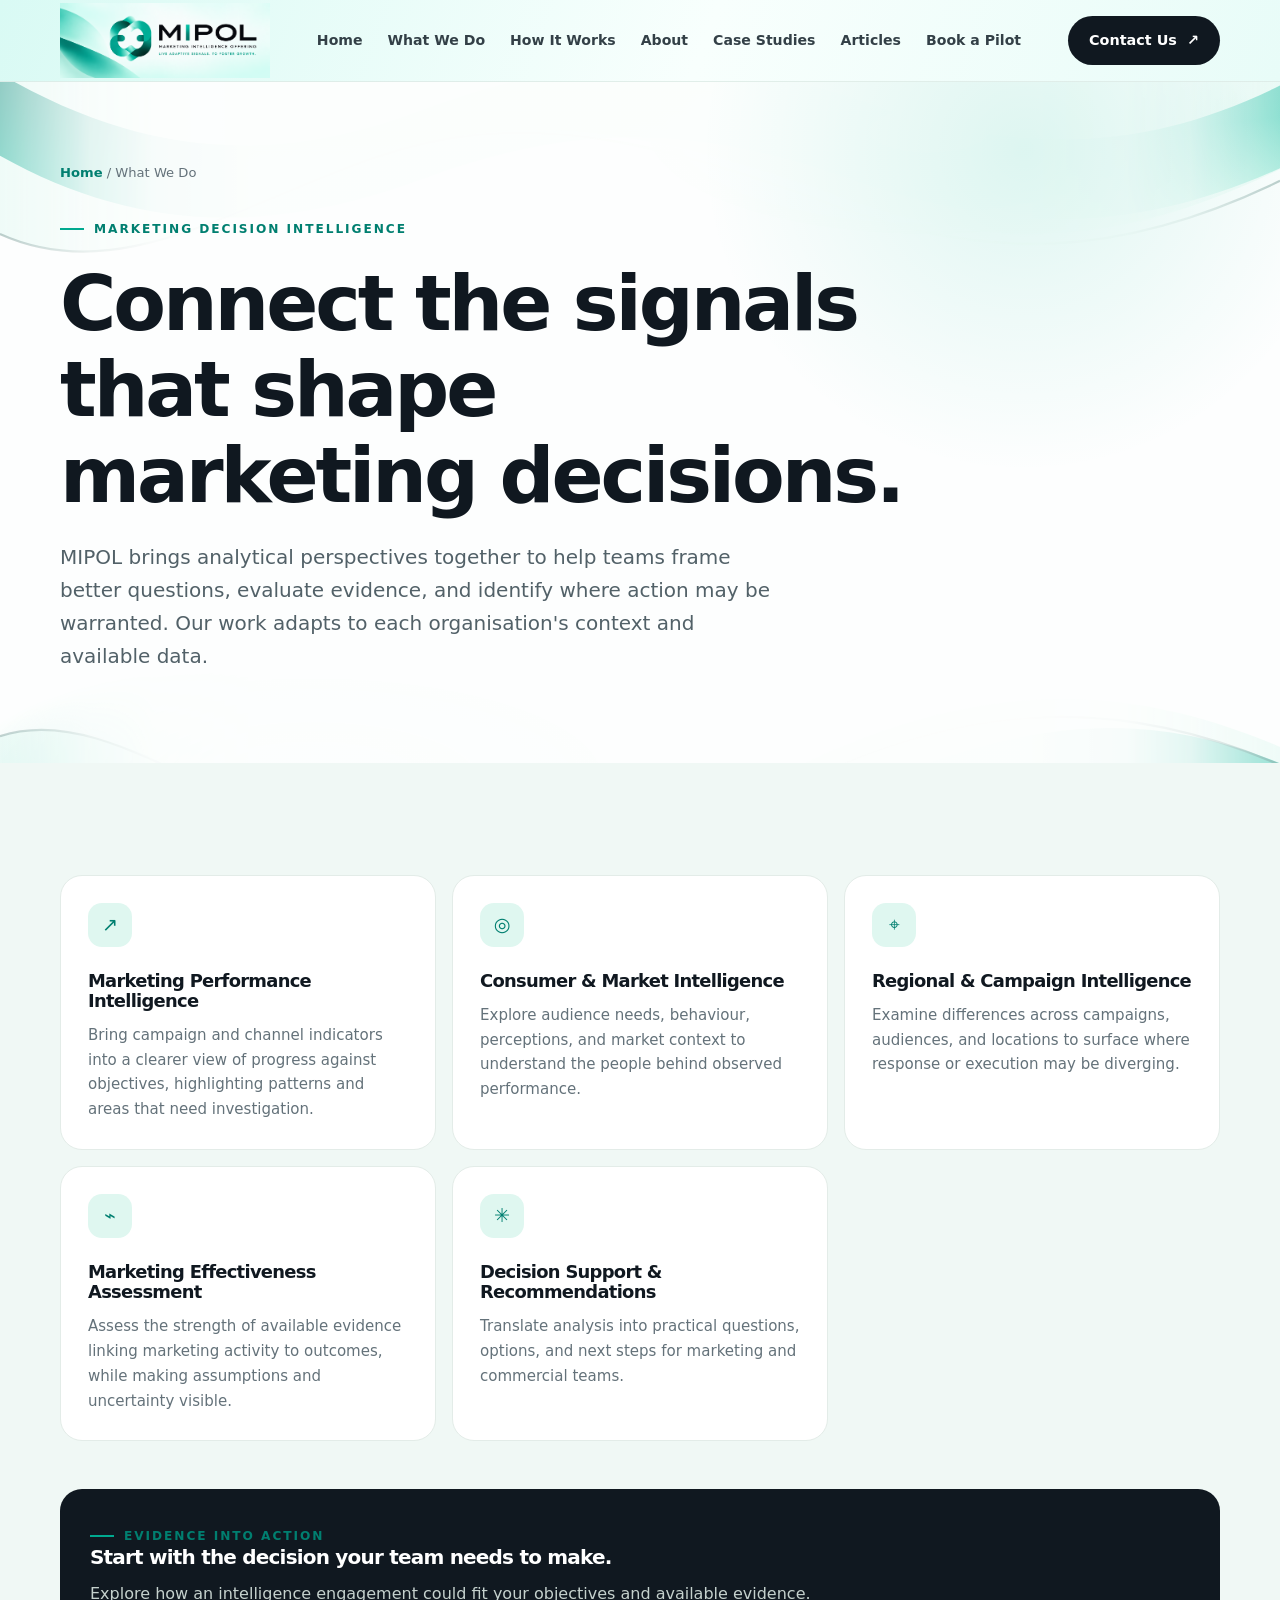
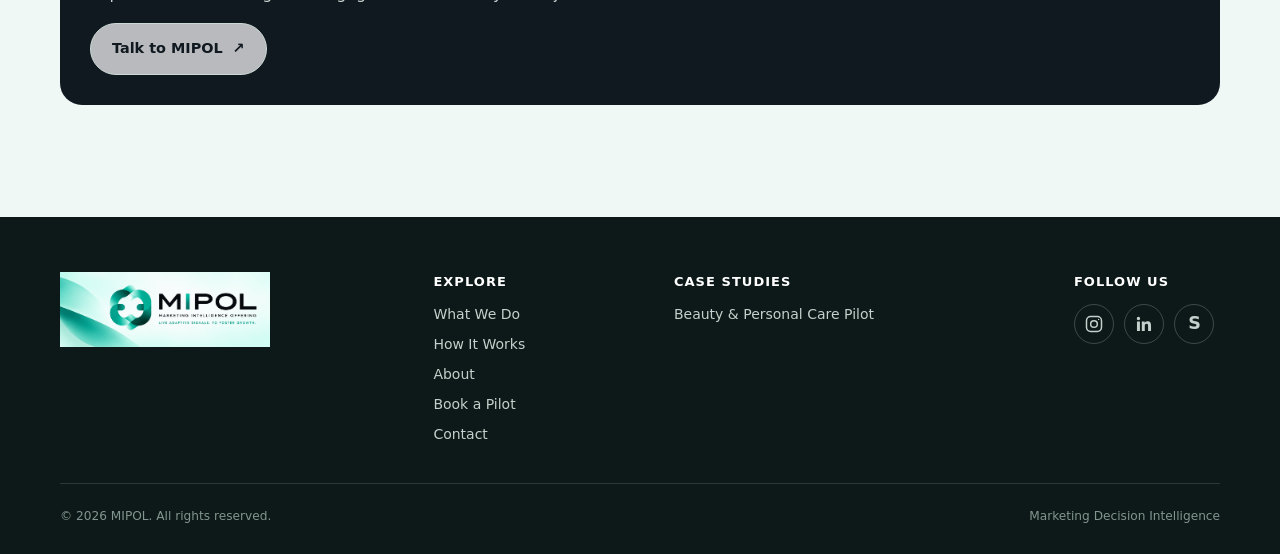
<file: what-we-do/index.html>
<!doctype html>
<html lang="en"><head>
<meta charset="utf-8"><meta name="viewport" content="width=device-width, initial-scale=1">
<title>What We Do | MIPOL</title>
<meta name="description" content="MIPOL connects marketing activity, consumer intelligence and market signals to support better-informed business decisions.">
<meta name="theme-color" content="#fbfdfc"><link rel="icon" type="image/png" href="../assets/mipol-symbol.png"><link rel="stylesheet" href="../assets/styles.css">
</head><body>
<header class="site-header"><div class="container nav-wrap">
 <a class="brand" href="../" aria-label="MIPOL home"><img src="../assets/mipol-logo.png" alt="MIPOL — Marketing Intelligence Offering"></a>
 <button class="menu-toggle" type="button" aria-label="Open navigation menu" aria-expanded="false"><svg width="22" height="22" viewBox="0 0 24 24" fill="none" stroke="currentColor" stroke-width="1.8" stroke-linecap="round"><path d="M4 7h16M4 12h16M4 17h16"/></svg></button>
 <nav class="nav-links" aria-label="Main navigation"><a href="../">Home</a><a href="./">What We Do</a><a href="../how-it-works/">How It Works</a><a href="../about/">About</a><a href="../case-study/">Case Studies</a><a href="../articles/">Articles</a><a href="../pilot/">Book a Pilot</a></nav>
 <a class="nav-cta" href="../contact/">Contact Us <span aria-hidden="true">↗</span></a>
</div></header>
<main>
 <section class="page-hero"><div class="container"><div class="breadcrumb"><a href="../">Home</a> / What We Do</div><span class="eyebrow">Marketing decision intelligence</span><h1>Connect the signals that shape marketing decisions.</h1><p class="lead">MIPOL brings analytical perspectives together to help teams frame better questions, evaluate evidence, and identify where action may be warranted. Our work adapts to each organisation's context and available data.</p></div></section>
 <section class="section soft-section"><div class="container"><div class="cap-grid">
  <article class="cap-card"><div class="cap-icon">↗</div><h3>Marketing Performance Intelligence</h3><p>Bring campaign and channel indicators into a clearer view of progress against objectives, highlighting patterns and areas that need investigation.</p></article>
  <article class="cap-card"><div class="cap-icon">◎</div><h3>Consumer &amp; Market Intelligence</h3><p>Explore audience needs, behaviour, perceptions, and market context to understand the people behind observed performance.</p></article>
  <article class="cap-card"><div class="cap-icon">⌖</div><h3>Regional &amp; Campaign Intelligence</h3><p>Examine differences across campaigns, audiences, and locations to surface where response or execution may be diverging.</p></article>
  <article class="cap-card"><div class="cap-icon">⌁</div><h3>Marketing Effectiveness Assessment</h3><p>Assess the strength of available evidence linking marketing activity to outcomes, while making assumptions and uncertainty visible.</p></article>
  <article class="cap-card"><div class="cap-icon">✳</div><h3>Decision Support &amp; Recommendations</h3><p>Translate analysis into practical questions, options, and next steps for marketing and commercial teams.</p></article>
 </div><div class="cta-inline" style="margin-top:48px"><span class="eyebrow">Evidence into action</span><h3>Start with the decision your team needs to make.</h3><p>Explore how an intelligence engagement could fit your objectives and available evidence.</p><a class="btn btn-secondary" href="../contact/">Talk to MIPOL <span>↗</span></a></div></div></section>
</main>
<footer class="site-footer"><div class="container"><div class="footer-top"><div class="footer-brand"><img src="../assets/mipol-logo.png" alt="MIPOL — Marketing Intelligence Offering"></div><div class="footer-column"><h3>Explore</h3><div class="footer-column-links"><a href="../what-we-do/">What We Do</a><a href="../how-it-works/">How It Works</a><a href="../about/">About</a><a href="../pilot/">Book a Pilot</a><a href="../contact/">Contact</a></div></div><div class="footer-column"><h3>Case Studies</h3><div class="footer-column-links"><a href="../case-study/beauty-personal-care-pilot/">Beauty &amp; Personal Care Pilot</a></div></div><div class="footer-column"><h3>Follow us</h3><div class="footer-socials"><a class="social-link" href="https://www.instagram.com/mipol_intel/" target="_blank" rel="noopener noreferrer" aria-label="MIPOL on Instagram"><svg viewBox="0 0 24 24" fill="none" stroke="currentColor" stroke-width="1.8" stroke-linecap="round" stroke-linejoin="round" aria-hidden="true"><rect x="3" y="3" width="18" height="18" rx="5"/><circle cx="12" cy="12" r="4"/><circle cx="17.5" cy="6.5" r=".8" fill="currentColor" stroke="none"/></svg></a><a class="social-link" href="https://www.linkedin.com/company/mipol-ai/" target="_blank" rel="noopener noreferrer" aria-label="MIPOL on LinkedIn"><svg viewBox="0 0 24 24" aria-hidden="true"><path class="linkedin-mark" d="M20.45 20.45h-3.55v-5.57c0-1.33-.02-3.04-1.85-3.04-1.85 0-2.13 1.45-2.13 2.94v5.67H9.37V9h3.41v1.56h.05c.47-.9 1.63-1.85 3.35-1.85 3.58 0 4.24 2.35 4.24 5.41v6.33zM5.34 7.43a2.06 2.06 0 1 1 0-4.12 2.06 2.06 0 0 1 0 4.12zM3.56 9h3.56v11.45H3.56z"/></svg></a><a class="social-link" href="https://substack.com/@mipol1" target="_blank" rel="noopener noreferrer" aria-label="MIPOL on Substack"><span class="substack-mark" aria-hidden="true">S</span></a></div></div></div><div class="footer-bottom"><span>© <span data-year></span> MIPOL. All rights reserved.</span><span>Marketing Decision Intelligence</span></div></div></footer>
<script src="../assets/script.js" defer></script>
</body></html>
</file>
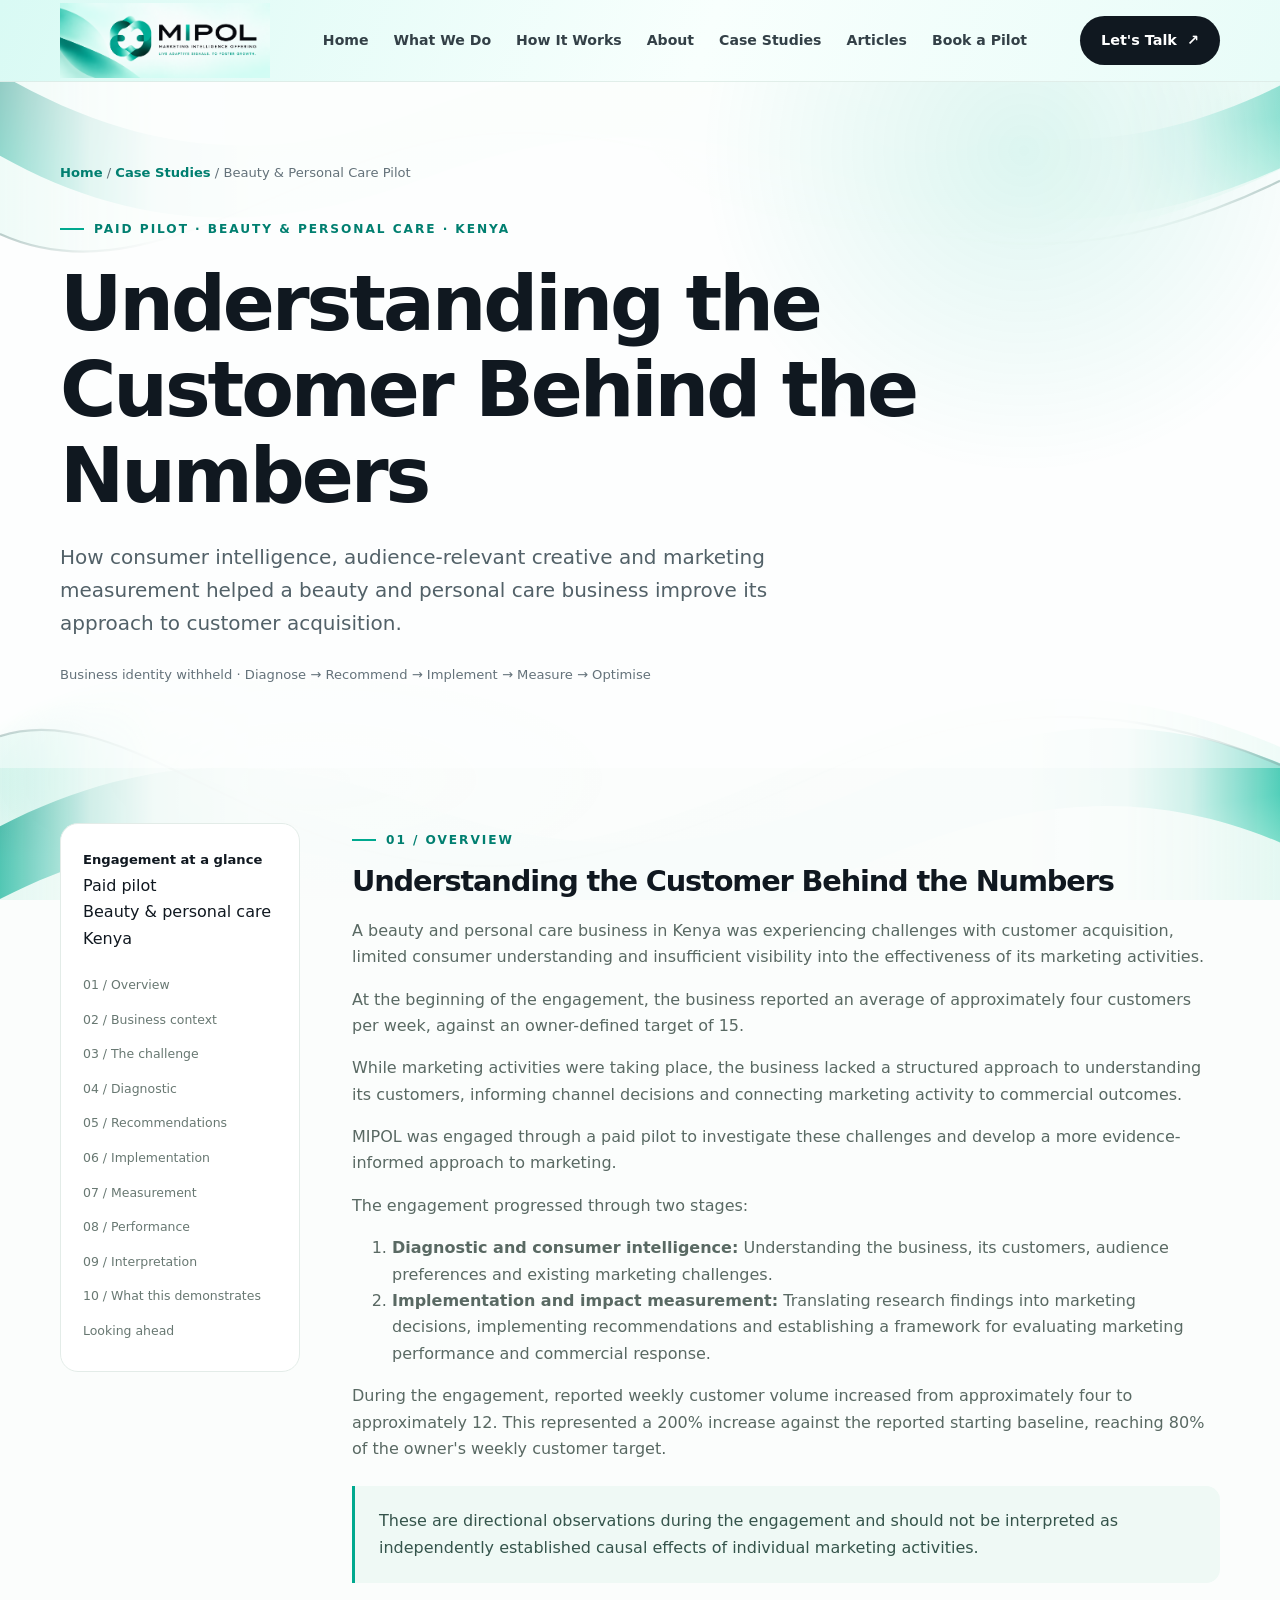
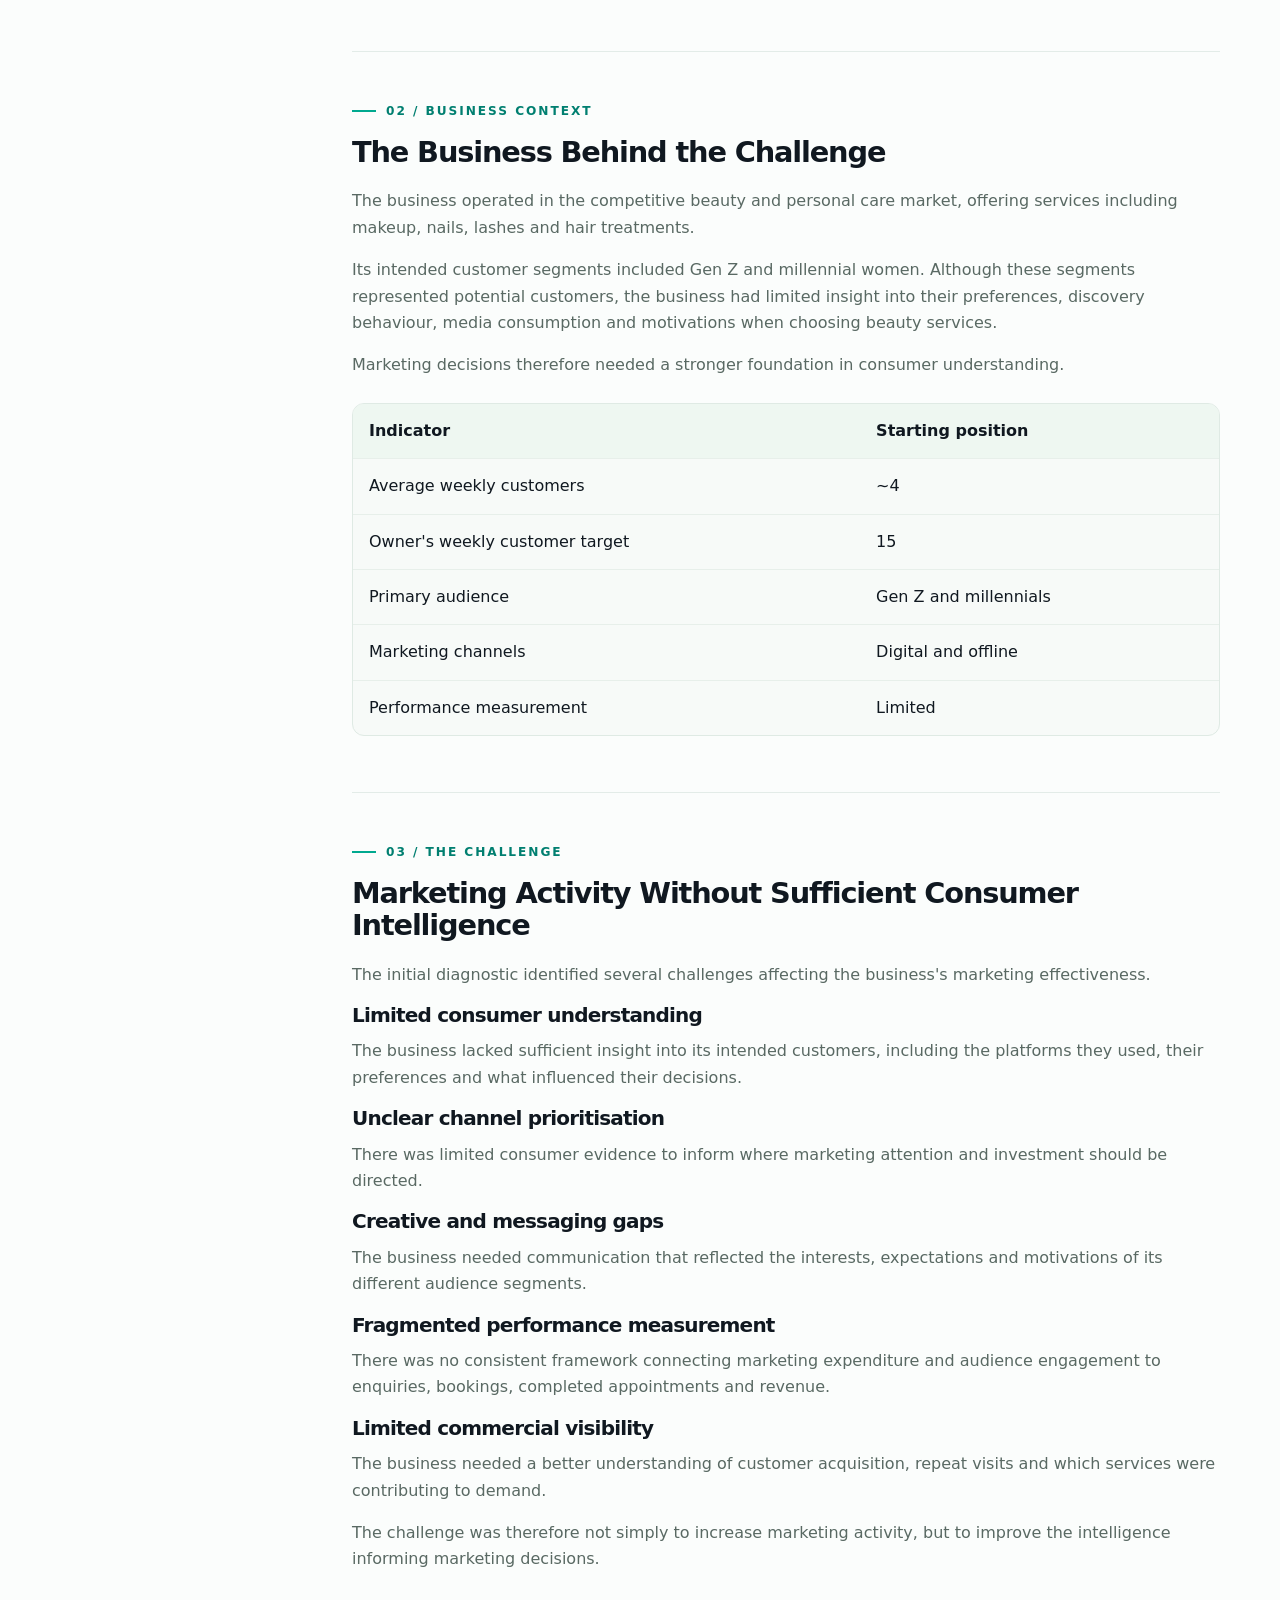
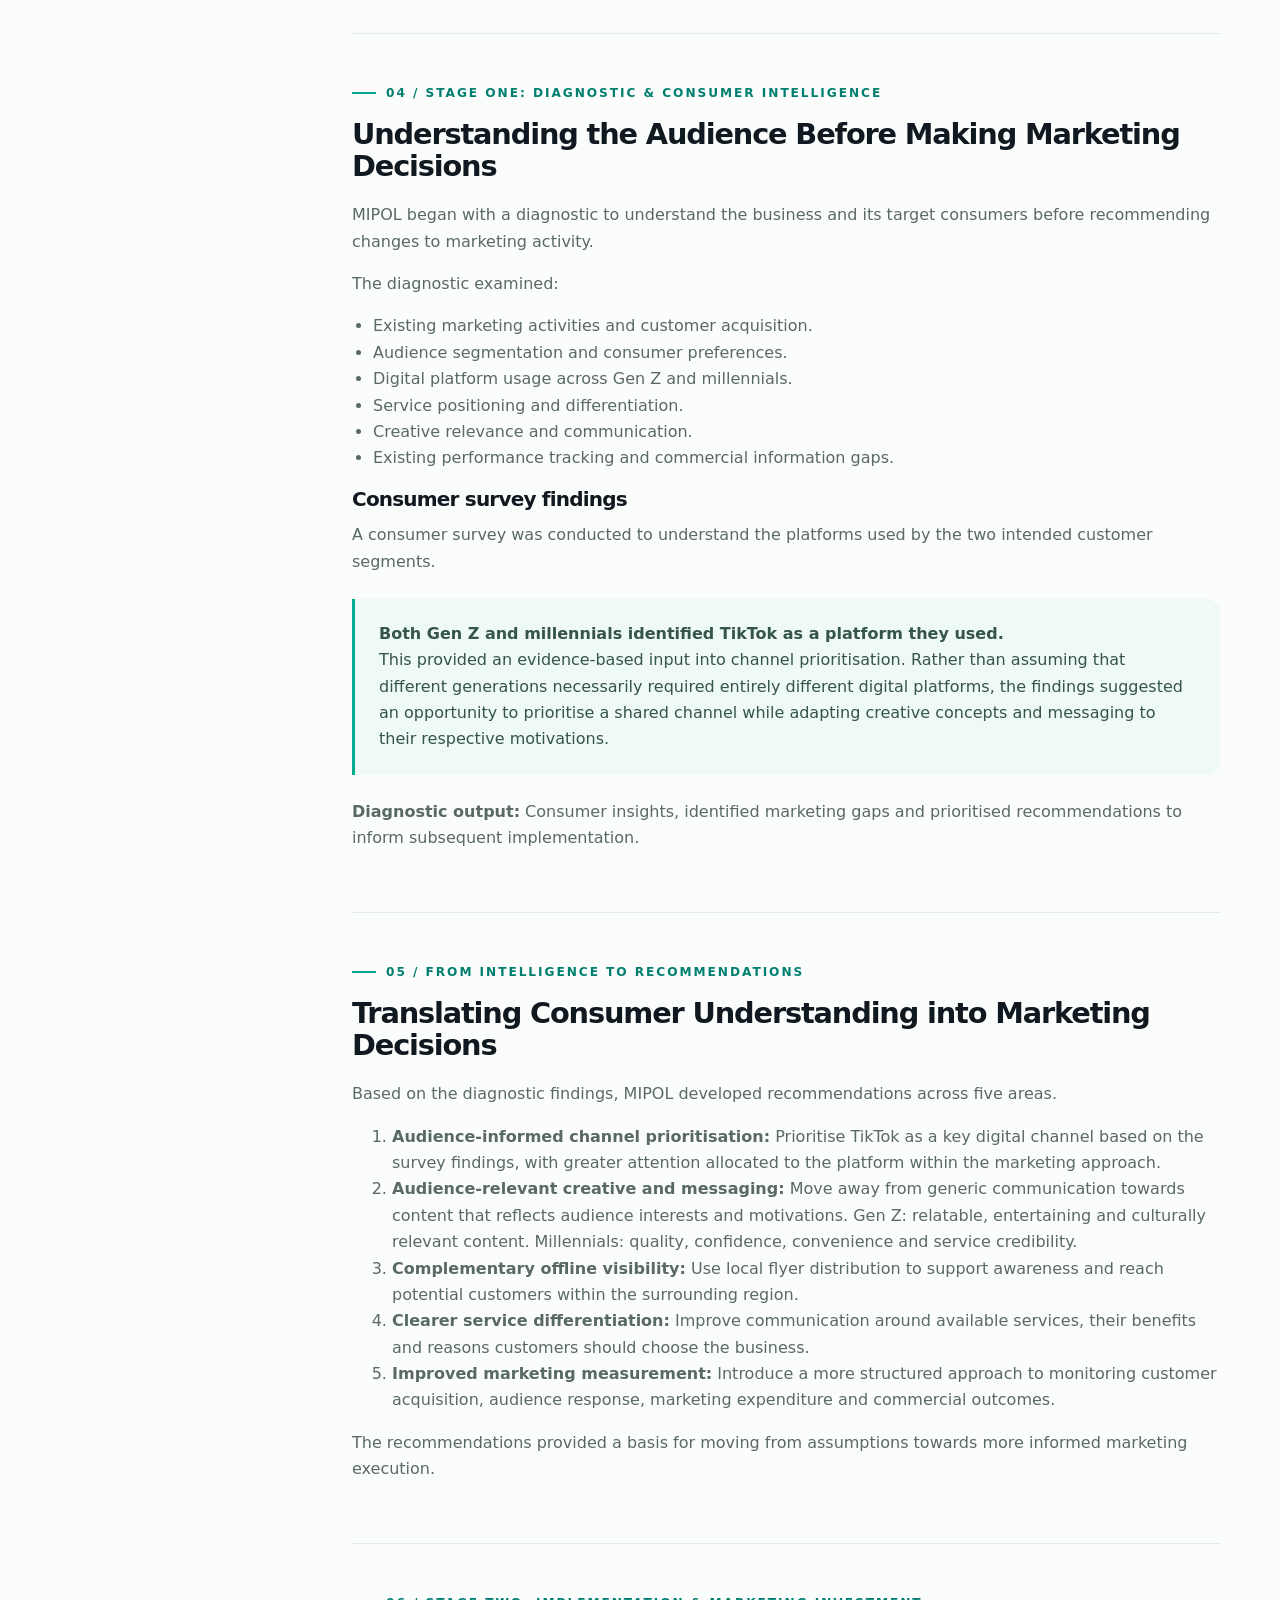
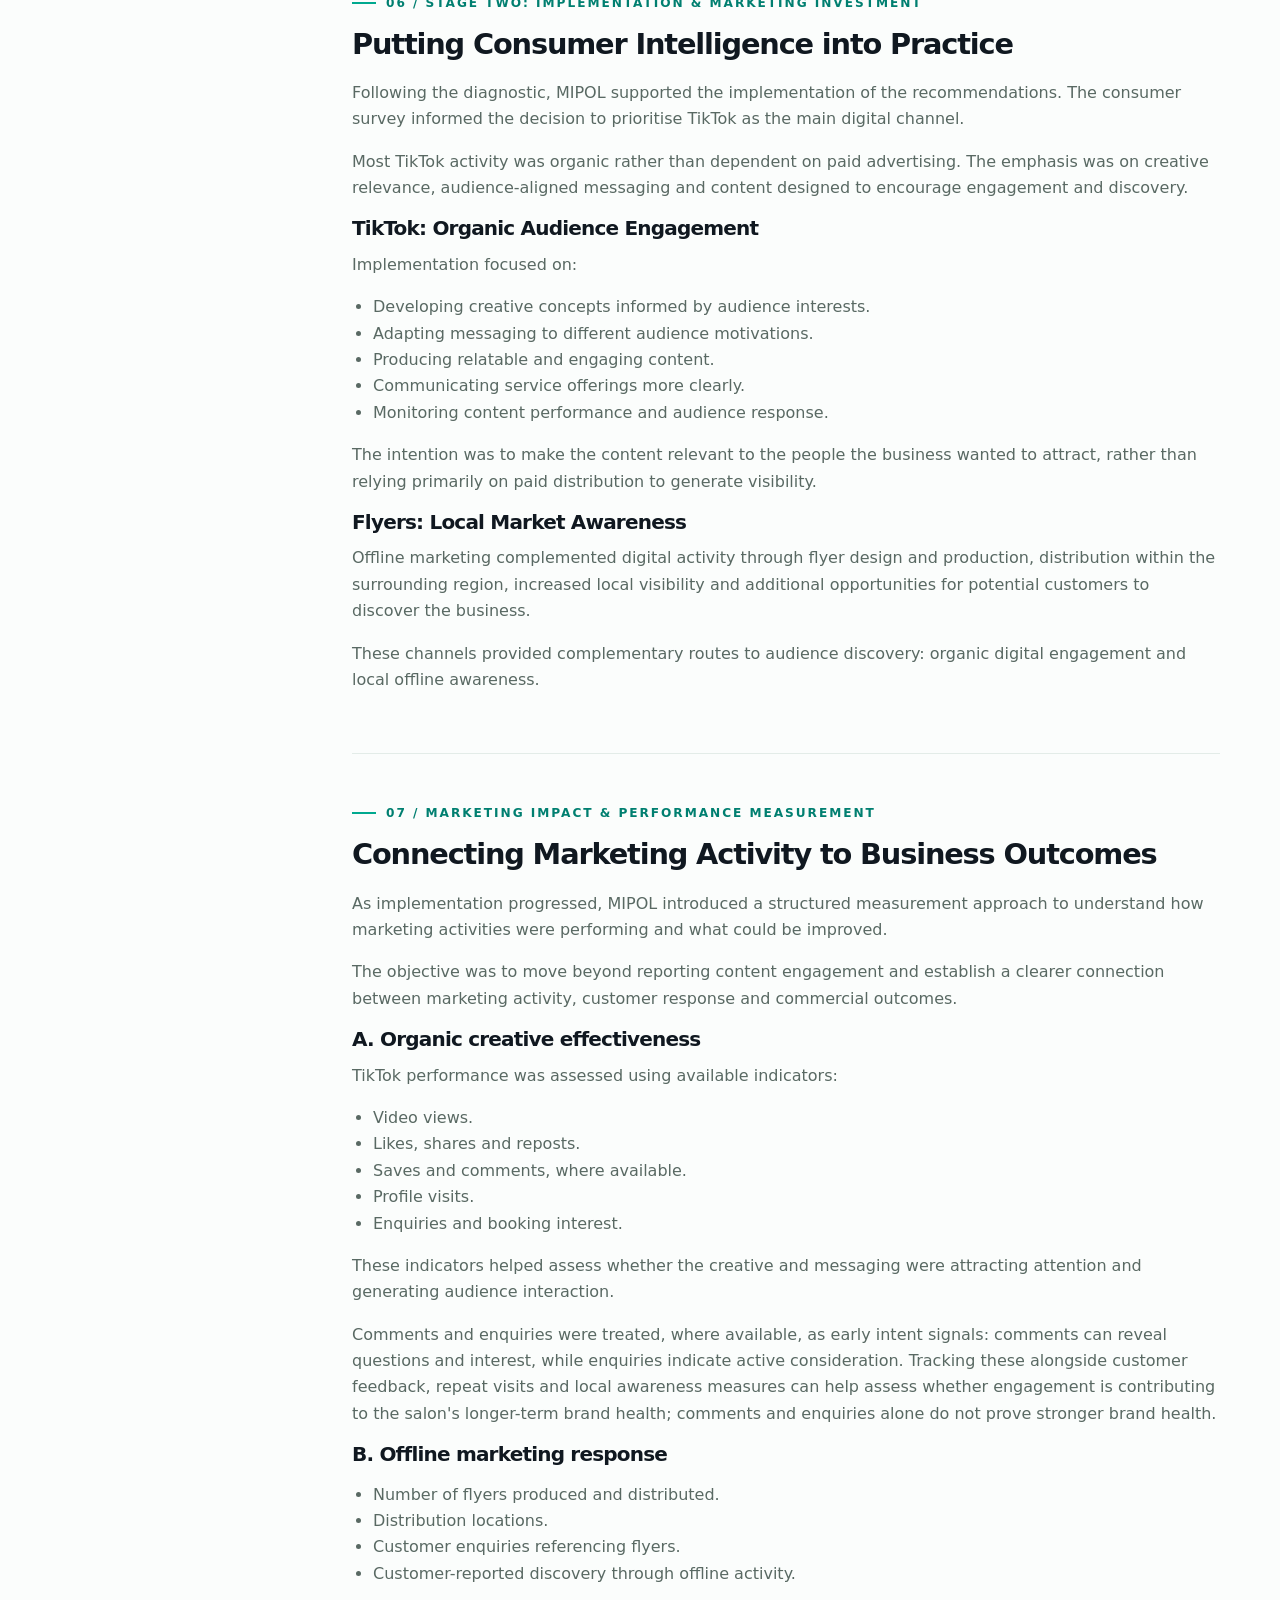
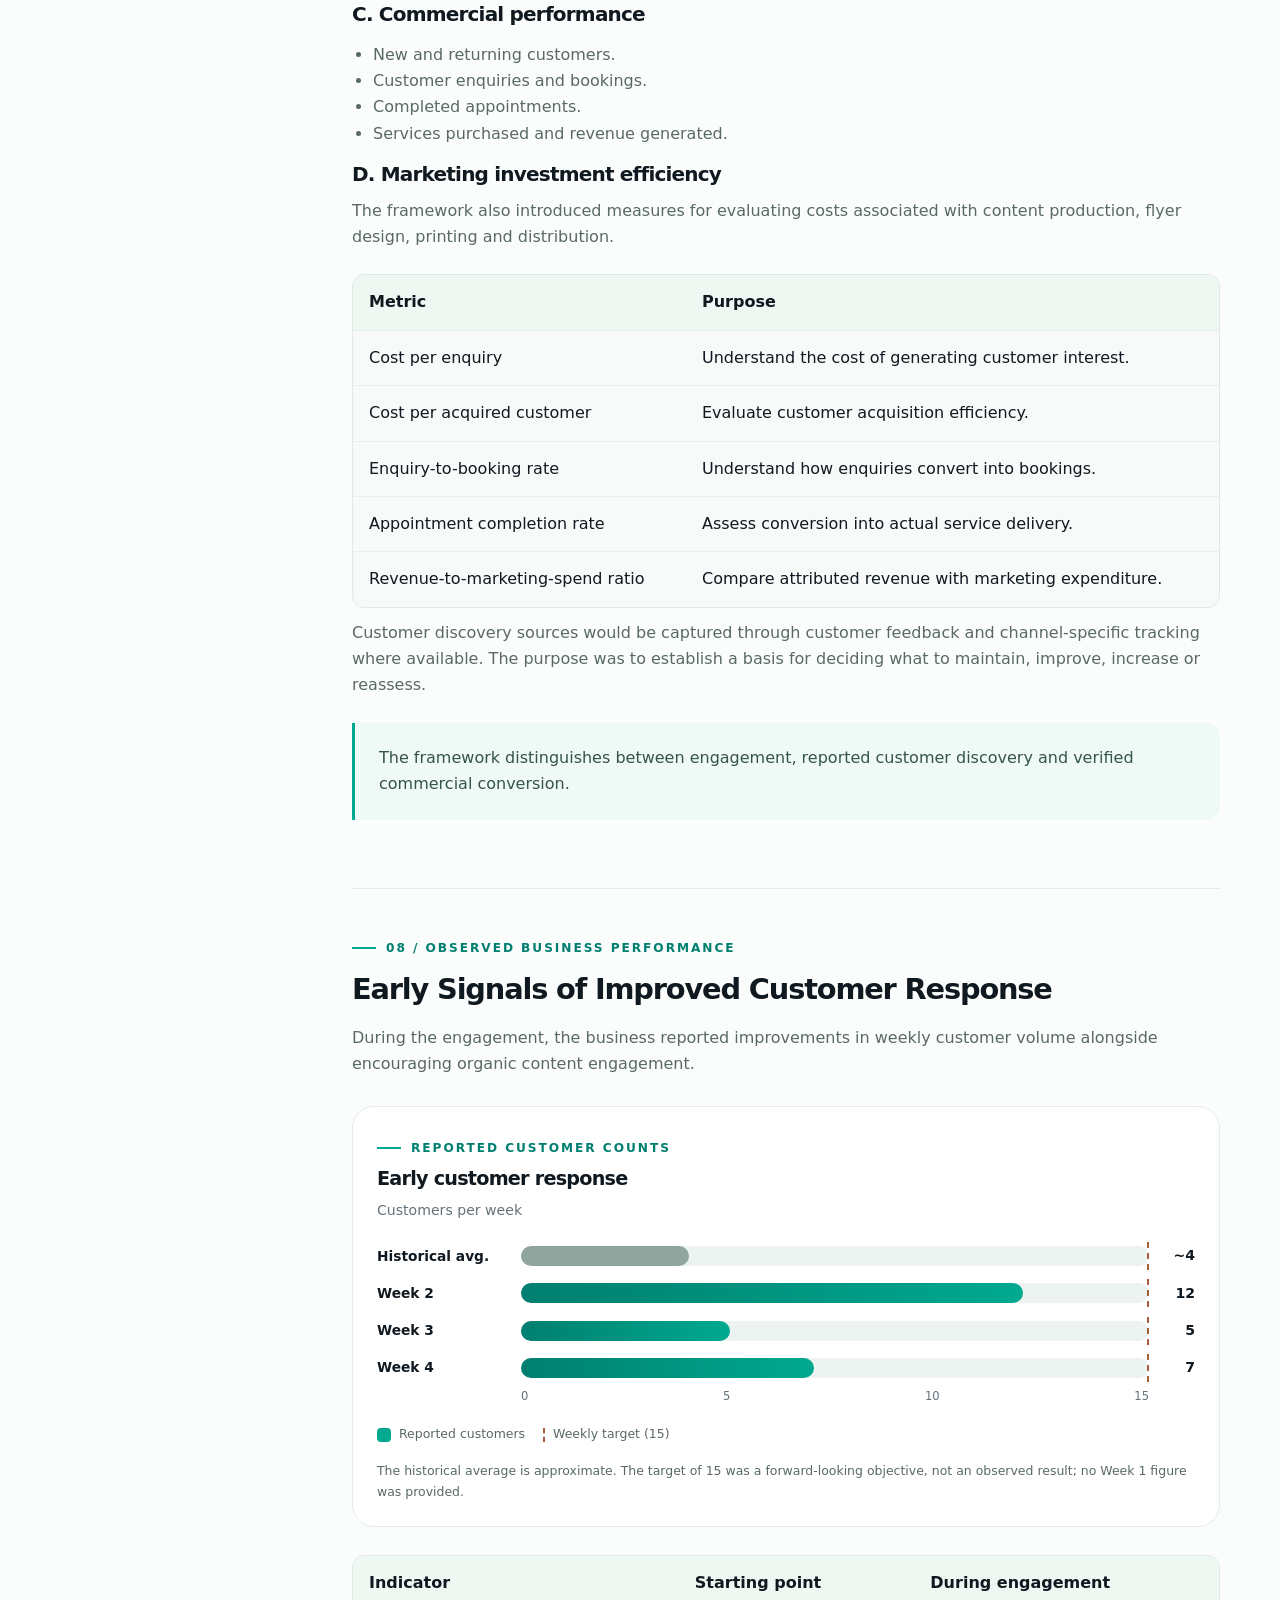
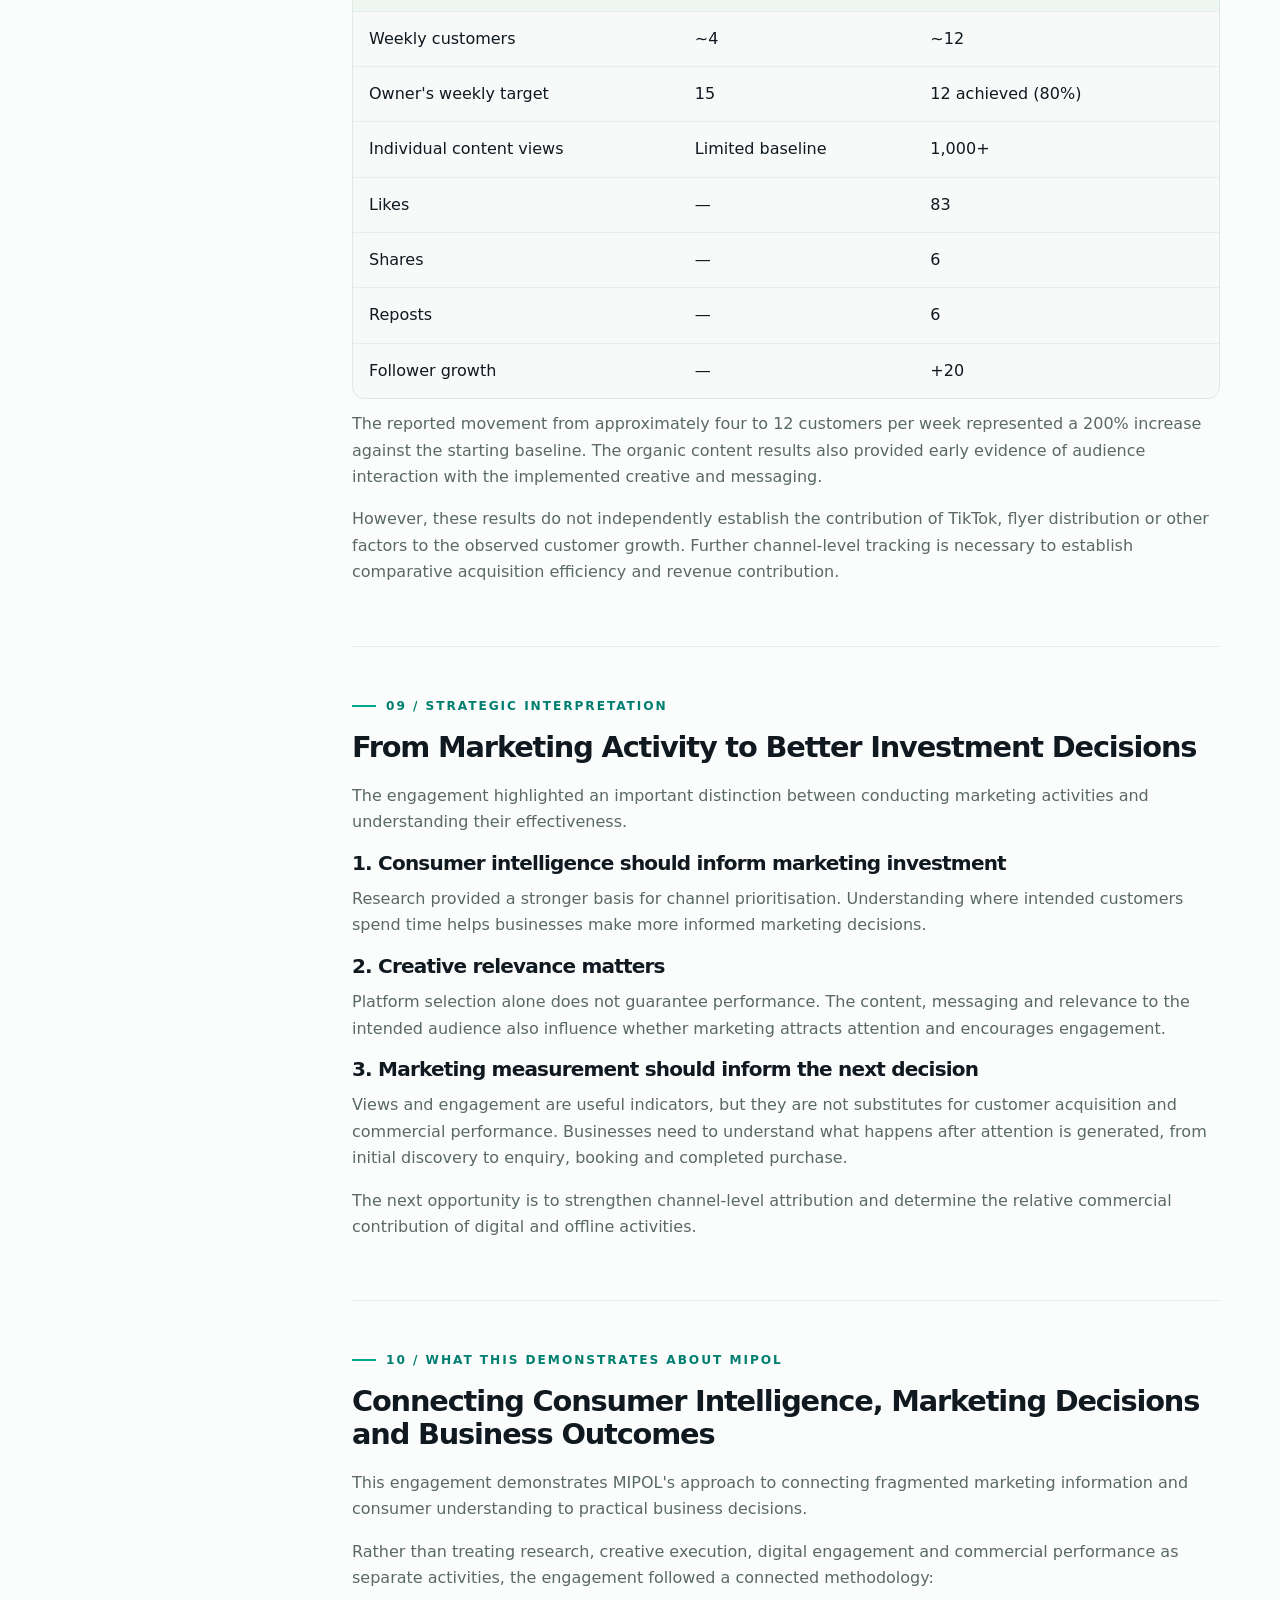
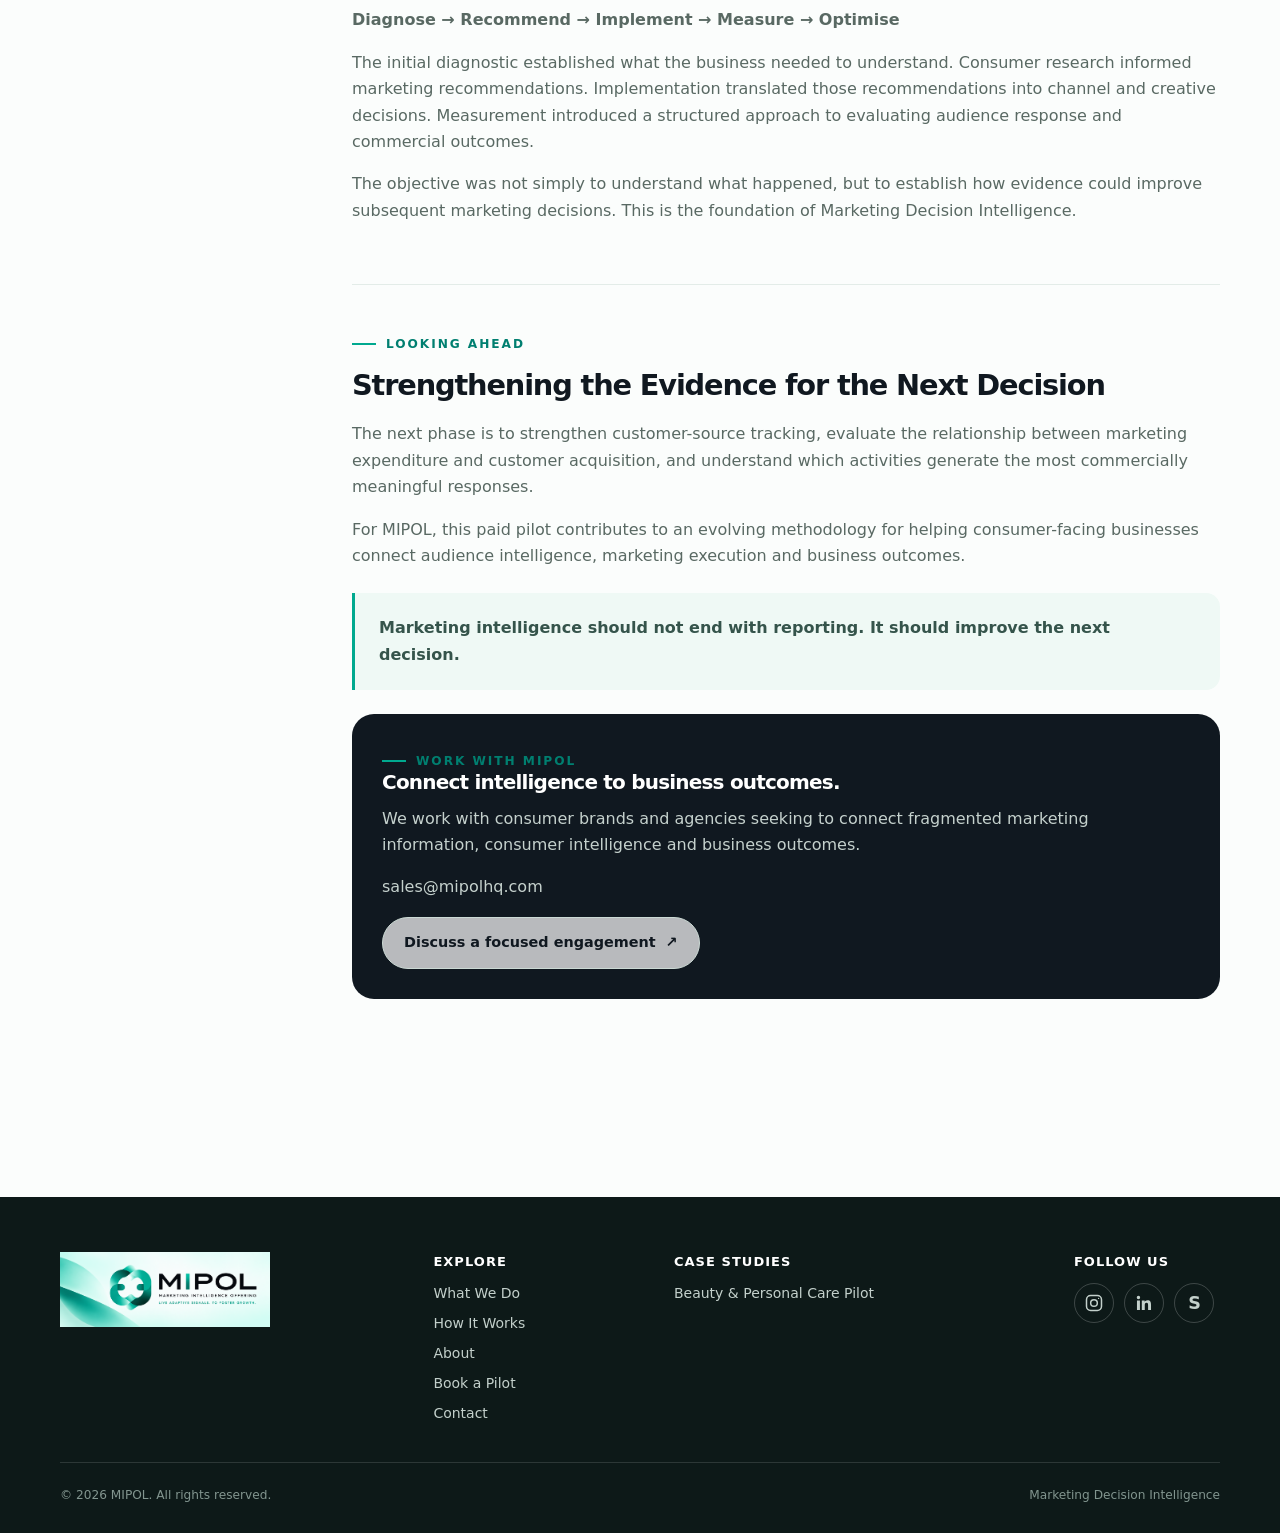
<file: case-study/beauty-personal-care-pilot/index.html>
<!doctype html>
<html lang="en"><head>
<meta charset="utf-8"><meta name="viewport" content="width=device-width, initial-scale=1">
<title>Beauty &amp; Personal Care Pilot | MIPOL</title>
<meta name="description" content="How a paid MIPOL pilot in Kenya connected customer insight and marketing recommendations with early, directional demand observations.">
<meta name="theme-color" content="#fbfdfc"><link rel="icon" type="image/png" href="../../assets/mipol-symbol.png"><link rel="stylesheet" href="../../assets/styles.css">
</head><body>

<header class="site-header">
 <div class="container nav-wrap">
  <a class="brand" href="../../" aria-label="MIPOL home">
   <img src="../../assets/mipol-logo.png" alt="MIPOL — Marketing Intelligence Offering">
  </a>
  <button class="menu-toggle" type="button" aria-label="Open navigation menu" aria-expanded="false"><svg width="22" height="22" viewBox="0 0 24 24" fill="none" stroke="currentColor" stroke-width="1.8" stroke-linecap="round"><path d="M4 7h16M4 12h16M4 17h16"/></svg></button>
  <nav class="nav-links" aria-label="Main navigation">
   <a href="../../">Home</a><a href="../../what-we-do/">What We Do</a><a href="../../how-it-works/">How It Works</a><a href="../../about/">About</a><a href="../../case-study/">Case Studies</a><a href="../../articles/">Articles</a><a href="../../pilot/">Book a Pilot</a>
  </nav>
  <a class="nav-cta" href="../../contact/">Let's Talk <span aria-hidden="true">↗</span></a>
 </div>
</header>

<main>
<section class="page-hero"><div class="container">
 <div class="breadcrumb"><a href="../../">Home</a> / <a href="../../case-study/">Case Studies</a> / Beauty &amp; Personal Care Pilot</div>
 <span class="eyebrow">Paid pilot · Beauty &amp; Personal Care · Kenya</span>
 <h1 style="max-width:940px">Understanding the Customer Behind the Numbers</h1>
 <p class="lead">How consumer intelligence, audience-relevant creative and marketing measurement helped a beauty and personal care business improve its approach to customer acquisition.</p>
 <p class="muted" style="font-size:.82rem;margin-top:24px">Business identity withheld · Diagnose → Recommend → Implement → Measure → Optimise</p>
</div></section>
<section class="section" style="padding-top:55px"><div class="container case-layout">
 <aside class="case-sidebar"><strong>Engagement at a glance</strong><p>Paid pilot<br>Beauty &amp; personal care<br>Kenya</p>
  <a href="#overview">01 / Overview</a><a href="#context">02 / Business context</a><a href="#challenge">03 / The challenge</a><a href="#diagnostic">04 / Diagnostic</a><a href="#recommendations">05 / Recommendations</a><a href="#implementation">06 / Implementation</a><a href="#measurement">07 / Measurement</a><a href="#performance">08 / Performance</a><a href="#interpretation">09 / Interpretation</a><a href="#mipol">10 / What this demonstrates</a><a href="#ahead">Looking ahead</a>
  
 </aside>
 <div class="case-content">
  <section id="overview"><span class="eyebrow">01 / Overview</span><h2>Understanding the Customer Behind the Numbers</h2>
   <p>A beauty and personal care business in Kenya was experiencing challenges with customer acquisition, limited consumer understanding and insufficient visibility into the effectiveness of its marketing activities.</p>
   <p>At the beginning of the engagement, the business reported an average of approximately four customers per week, against an owner-defined target of 15.</p>
   <p>While marketing activities were taking place, the business lacked a structured approach to understanding its customers, informing channel decisions and connecting marketing activity to commercial outcomes.</p>
   <p>MIPOL was engaged through a paid pilot to investigate these challenges and develop a more evidence-informed approach to marketing.</p>
   <p>The engagement progressed through two stages:</p>
   <ol><li><strong>Diagnostic and consumer intelligence:</strong> Understanding the business, its customers, audience preferences and existing marketing challenges.</li><li><strong>Implementation and impact measurement:</strong> Translating research findings into marketing decisions, implementing recommendations and establishing a framework for evaluating marketing performance and commercial response.</li></ol>
   <p>During the engagement, reported weekly customer volume increased from approximately four to approximately 12. This represented a 200% increase against the reported starting baseline, reaching 80% of the owner's weekly customer target.</p>
   <div class="insight-box">These are directional observations during the engagement and should not be interpreted as independently established causal effects of individual marketing activities.</div>
  </section>

  <section id="context"><span class="eyebrow">02 / Business context</span><h2>The Business Behind the Challenge</h2>
   <p>The business operated in the competitive beauty and personal care market, offering services including makeup, nails, lashes and hair treatments.</p>
   <p>Its intended customer segments included Gen Z and millennial women. Although these segments represented potential customers, the business had limited insight into their preferences, discovery behaviour, media consumption and motivations when choosing beauty services.</p>
   <p>Marketing decisions therefore needed a stronger foundation in consumer understanding.</p>
   <div class="table-wrap"><table class="case-table"><thead><tr><th>Indicator</th><th>Starting position</th></tr></thead><tbody>
    <tr><td>Average weekly customers</td><td>~4</td></tr><tr><td>Owner's weekly customer target</td><td>15</td></tr><tr><td>Primary audience</td><td>Gen Z and millennials</td></tr><tr><td>Marketing channels</td><td>Digital and offline</td></tr><tr><td>Performance measurement</td><td>Limited</td></tr>
   </tbody></table></div>
  </section>

  <section id="challenge"><span class="eyebrow">03 / The challenge</span><h2>Marketing Activity Without Sufficient Consumer Intelligence</h2>
   <p>The initial diagnostic identified several challenges affecting the business's marketing effectiveness.</p>
   <h3>Limited consumer understanding</h3><p>The business lacked sufficient insight into its intended customers, including the platforms they used, their preferences and what influenced their decisions.</p>
   <h3>Unclear channel prioritisation</h3><p>There was limited consumer evidence to inform where marketing attention and investment should be directed.</p>
   <h3>Creative and messaging gaps</h3><p>The business needed communication that reflected the interests, expectations and motivations of its different audience segments.</p>
   <h3>Fragmented performance measurement</h3><p>There was no consistent framework connecting marketing expenditure and audience engagement to enquiries, bookings, completed appointments and revenue.</p>
   <h3>Limited commercial visibility</h3><p>The business needed a better understanding of customer acquisition, repeat visits and which services were contributing to demand.</p>
   <p>The challenge was therefore not simply to increase marketing activity, but to improve the intelligence informing marketing decisions.</p>
  </section>

  <section id="diagnostic"><span class="eyebrow">04 / Stage One: Diagnostic &amp; Consumer Intelligence</span><h2>Understanding the Audience Before Making Marketing Decisions</h2>
   <p>MIPOL began with a diagnostic to understand the business and its target consumers before recommending changes to marketing activity.</p>
   <p>The diagnostic examined:</p>
   <ul><li>Existing marketing activities and customer acquisition.</li><li>Audience segmentation and consumer preferences.</li><li>Digital platform usage across Gen Z and millennials.</li><li>Service positioning and differentiation.</li><li>Creative relevance and communication.</li><li>Existing performance tracking and commercial information gaps.</li></ul>
   <h3>Consumer survey findings</h3>
   <p>A consumer survey was conducted to understand the platforms used by the two intended customer segments.</p>
   <div class="insight-box"><strong>Both Gen Z and millennials identified TikTok as a platform they used.</strong><br>This provided an evidence-based input into channel prioritisation. Rather than assuming that different generations necessarily required entirely different digital platforms, the findings suggested an opportunity to prioritise a shared channel while adapting creative concepts and messaging to their respective motivations.</div>
   <p><strong>Diagnostic output:</strong> Consumer insights, identified marketing gaps and prioritised recommendations to inform subsequent implementation.</p>
  </section>

  <section id="recommendations"><span class="eyebrow">05 / From intelligence to recommendations</span><h2>Translating Consumer Understanding into Marketing Decisions</h2>
   <p>Based on the diagnostic findings, MIPOL developed recommendations across five areas.</p>
   <ol>
    <li><strong>Audience-informed channel prioritisation:</strong> Prioritise TikTok as a key digital channel based on the survey findings, with greater attention allocated to the platform within the marketing approach.</li>
    <li><strong>Audience-relevant creative and messaging:</strong> Move away from generic communication towards content that reflects audience interests and motivations. Gen Z: relatable, entertaining and culturally relevant content. Millennials: quality, confidence, convenience and service credibility.</li>
    <li><strong>Complementary offline visibility:</strong> Use local flyer distribution to support awareness and reach potential customers within the surrounding region.</li>
    <li><strong>Clearer service differentiation:</strong> Improve communication around available services, their benefits and reasons customers should choose the business.</li>
    <li><strong>Improved marketing measurement:</strong> Introduce a more structured approach to monitoring customer acquisition, audience response, marketing expenditure and commercial outcomes.</li>
   </ol>
   <p>The recommendations provided a basis for moving from assumptions towards more informed marketing execution.</p>
  </section>

  <section id="implementation"><span class="eyebrow">06 / Stage Two: Implementation &amp; Marketing Investment</span><h2>Putting Consumer Intelligence into Practice</h2>
   <p>Following the diagnostic, MIPOL supported the implementation of the recommendations. The consumer survey informed the decision to prioritise TikTok as the main digital channel.</p>
   <p>Most TikTok activity was organic rather than dependent on paid advertising. The emphasis was on creative relevance, audience-aligned messaging and content designed to encourage engagement and discovery.</p>
   <h3>TikTok: Organic Audience Engagement</h3>
   <p>Implementation focused on:</p><ul><li>Developing creative concepts informed by audience interests.</li><li>Adapting messaging to different audience motivations.</li><li>Producing relatable and engaging content.</li><li>Communicating service offerings more clearly.</li><li>Monitoring content performance and audience response.</li></ul>
   <p>The intention was to make the content relevant to the people the business wanted to attract, rather than relying primarily on paid distribution to generate visibility.</p>
   <h3>Flyers: Local Market Awareness</h3>
   <p>Offline marketing complemented digital activity through flyer design and production, distribution within the surrounding region, increased local visibility and additional opportunities for potential customers to discover the business.</p>
   <p>These channels provided complementary routes to audience discovery: organic digital engagement and local offline awareness.</p>
  </section>

  <section id="measurement"><span class="eyebrow">07 / Marketing impact &amp; performance measurement</span><h2>Connecting Marketing Activity to Business Outcomes</h2>
   <p>As implementation progressed, MIPOL introduced a structured measurement approach to understand how marketing activities were performing and what could be improved.</p>
   <p>The objective was to move beyond reporting content engagement and establish a clearer connection between marketing activity, customer response and commercial outcomes.</p>
   <h3>A. Organic creative effectiveness</h3><p>TikTok performance was assessed using available indicators:</p><ul><li>Video views.</li><li>Likes, shares and reposts.</li><li>Saves and comments, where available.</li><li>Profile visits.</li><li>Enquiries and booking interest.</li></ul>
   <p>These indicators helped assess whether the creative and messaging were attracting attention and generating audience interaction.</p>
   <p>Comments and enquiries were treated, where available, as early intent signals: comments can reveal questions and interest, while enquiries indicate active consideration. Tracking these alongside customer feedback, repeat visits and local awareness measures can help assess whether engagement is contributing to the salon's longer-term brand health; comments and enquiries alone do not prove stronger brand health.</p>
   <h3>B. Offline marketing response</h3><ul><li>Number of flyers produced and distributed.</li><li>Distribution locations.</li><li>Customer enquiries referencing flyers.</li><li>Customer-reported discovery through offline activity.</li></ul>
   <h3>C. Commercial performance</h3><ul><li>New and returning customers.</li><li>Customer enquiries and bookings.</li><li>Completed appointments.</li><li>Services purchased and revenue generated.</li></ul>
   <h3>D. Marketing investment efficiency</h3><p>The framework also introduced measures for evaluating costs associated with content production, flyer design, printing and distribution.</p>
   <div class="table-wrap"><table class="case-table"><thead><tr><th>Metric</th><th>Purpose</th></tr></thead><tbody>
    <tr><td>Cost per enquiry</td><td>Understand the cost of generating customer interest.</td></tr><tr><td>Cost per acquired customer</td><td>Evaluate customer acquisition efficiency.</td></tr><tr><td>Enquiry-to-booking rate</td><td>Understand how enquiries convert into bookings.</td></tr><tr><td>Appointment completion rate</td><td>Assess conversion into actual service delivery.</td></tr><tr><td>Revenue-to-marketing-spend ratio</td><td>Compare attributed revenue with marketing expenditure.</td></tr>
   </tbody></table></div>
   <p>Customer discovery sources would be captured through customer feedback and channel-specific tracking where available. The purpose was to establish a basis for deciding what to maintain, improve, increase or reassess.</p>
   <div class="insight-box">The framework distinguishes between engagement, reported customer discovery and verified commercial conversion.</div>
  </section>

  <section id="performance"><span class="eyebrow">08 / Observed business performance</span><h2>Early Signals of Improved Customer Response</h2>
   <p>During the engagement, the business reported improvements in weekly customer volume alongside encouraging organic content engagement.</p>
   <figure class="customer-chart" aria-labelledby="customer-chart-title">
    <figcaption><span class="eyebrow">Reported customer counts</span><h3 id="customer-chart-title">Early customer response</h3><p>Customers per week</p></figcaption>
    <div class="customer-chart-rows" role="img" aria-label="Historical weekly average approximately 4 customers; Week 2: 12; Week 3: 5; Week 4: 7. Weekly target: 15 customers.">
     <div class="customer-chart-row"><span class="customer-chart-label">Historical avg.</span><span class="customer-chart-track"><span class="customer-chart-bar historical" style="--bar-width:26.7%"></span><span class="customer-chart-target"></span></span><strong>~4</strong></div>
     <div class="customer-chart-row"><span class="customer-chart-label">Week 2</span><span class="customer-chart-track"><span class="customer-chart-bar" style="--bar-width:80%"></span><span class="customer-chart-target"></span></span><strong>12</strong></div>
     <div class="customer-chart-row"><span class="customer-chart-label">Week 3</span><span class="customer-chart-track"><span class="customer-chart-bar" style="--bar-width:33.3%"></span><span class="customer-chart-target"></span></span><strong>5</strong></div>
     <div class="customer-chart-row"><span class="customer-chart-label">Week 4</span><span class="customer-chart-track"><span class="customer-chart-bar" style="--bar-width:46.7%"></span><span class="customer-chart-target"></span></span><strong>7</strong></div>
    </div>
    <div class="customer-chart-axis" aria-hidden="true"><span></span><div><span>0</span><span>5</span><span>10</span><span>15</span></div><span></span></div>
    <div class="customer-chart-legend"><span class="customer-chart-legend-bar"></span>Reported customers <span class="customer-chart-legend-target"></span>Weekly target (15)</div>
    <p class="customer-chart-note">The historical average is approximate. The target of 15 was a forward-looking objective, not an observed result; no Week 1 figure was provided.</p>
   </figure>
   <div class="table-wrap"><table class="case-table"><thead><tr><th>Indicator</th><th>Starting point</th><th>During engagement</th></tr></thead><tbody>
    <tr><td>Weekly customers</td><td>~4</td><td>~12</td></tr><tr><td>Owner's weekly target</td><td>15</td><td>12 achieved (80%)</td></tr><tr><td>Individual content views</td><td>Limited baseline</td><td>1,000+</td></tr><tr><td>Likes</td><td>—</td><td>83</td></tr><tr><td>Shares</td><td>—</td><td>6</td></tr><tr><td>Reposts</td><td>—</td><td>6</td></tr><tr><td>Follower growth</td><td>—</td><td>+20</td></tr>
   </tbody></table></div>
   <p>The reported movement from approximately four to 12 customers per week represented a 200% increase against the starting baseline. The organic content results also provided early evidence of audience interaction with the implemented creative and messaging.</p>
   <p>However, these results do not independently establish the contribution of TikTok, flyer distribution or other factors to the observed customer growth. Further channel-level tracking is necessary to establish comparative acquisition efficiency and revenue contribution.</p>
  </section>

  <section id="interpretation"><span class="eyebrow">09 / Strategic interpretation</span><h2>From Marketing Activity to Better Investment Decisions</h2>
   <p>The engagement highlighted an important distinction between conducting marketing activities and understanding their effectiveness.</p>
   <h3>1. Consumer intelligence should inform marketing investment</h3><p>Research provided a stronger basis for channel prioritisation. Understanding where intended customers spend time helps businesses make more informed marketing decisions.</p>
   <h3>2. Creative relevance matters</h3><p>Platform selection alone does not guarantee performance. The content, messaging and relevance to the intended audience also influence whether marketing attracts attention and encourages engagement.</p>
   <h3>3. Marketing measurement should inform the next decision</h3><p>Views and engagement are useful indicators, but they are not substitutes for customer acquisition and commercial performance. Businesses need to understand what happens after attention is generated, from initial discovery to enquiry, booking and completed purchase.</p>
   <p>The next opportunity is to strengthen channel-level attribution and determine the relative commercial contribution of digital and offline activities.</p>
  </section>

  <section id="mipol"><span class="eyebrow">10 / What this demonstrates about MIPOL</span><h2>Connecting Consumer Intelligence, Marketing Decisions and Business Outcomes</h2>
   <p>This engagement demonstrates MIPOL's approach to connecting fragmented marketing information and consumer understanding to practical business decisions.</p>
   <p>Rather than treating research, creative execution, digital engagement and commercial performance as separate activities, the engagement followed a connected methodology:</p>
   <p><strong>Diagnose → Recommend → Implement → Measure → Optimise</strong></p>
   <p>The initial diagnostic established what the business needed to understand. Consumer research informed marketing recommendations. Implementation translated those recommendations into channel and creative decisions. Measurement introduced a structured approach to evaluating audience response and commercial outcomes.</p>
   <p>The objective was not simply to understand what happened, but to establish how evidence could improve subsequent marketing decisions. This is the foundation of Marketing Decision Intelligence.</p>
  </section>

  <section id="ahead"><span class="eyebrow">Looking ahead</span><h2>Strengthening the Evidence for the Next Decision</h2>
   <p>The next phase is to strengthen customer-source tracking, evaluate the relationship between marketing expenditure and customer acquisition, and understand which activities generate the most commercially meaningful responses.</p>
   <p>For MIPOL, this paid pilot contributes to an evolving methodology for helping consumer-facing businesses connect audience intelligence, marketing execution and business outcomes.</p>
   <div class="insight-box"><strong>Marketing intelligence should not end with reporting. It should improve the next decision.</strong></div>
   <div class="cta-inline"><span class="eyebrow">Work with MIPOL</span><h3>Connect intelligence to business outcomes.</h3><p>We work with consumer brands and agencies seeking to connect fragmented marketing information, consumer intelligence and business outcomes.</p><p><a href="mailto:sales@mipolhq.com">sales@mipolhq.com</a></p><a class="btn btn-secondary" href="https://mipolhq.com/contact/">Discuss a focused engagement <span>↗</span></a></div>
  </section>
 </div>
</div></section>
</main>

<footer class="site-footer">
 <div class="container">
  <div class="footer-top">
   <div class="footer-brand"><img src="../../assets/mipol-logo.png" alt="MIPOL — Marketing Intelligence Offering"></div>
   <div class="footer-column"><h3>Explore</h3><div class="footer-column-links"><a href="../../what-we-do/">What We Do</a><a href="../../how-it-works/">How It Works</a><a href="../../about/">About</a><a href="../../pilot/">Book a Pilot</a><a href="../../contact/">Contact</a></div></div>
   <div class="footer-column"><h3>Case Studies</h3><div class="footer-column-links"><a href="./">Beauty &amp; Personal Care Pilot</a></div></div>
   <div class="footer-column"><h3>Follow us</h3><div class="footer-socials"><a class="social-link" href="https://www.instagram.com/mipol_intel/" target="_blank" rel="noopener noreferrer" aria-label="MIPOL on Instagram"><svg viewBox="0 0 24 24" fill="none" stroke="currentColor" stroke-width="1.8" stroke-linecap="round" stroke-linejoin="round" aria-hidden="true"><rect x="3" y="3" width="18" height="18" rx="5"/><circle cx="12" cy="12" r="4"/><circle cx="17.5" cy="6.5" r=".8" fill="currentColor" stroke="none"/></svg></a><a class="social-link" href="https://www.linkedin.com/company/mipol-ai/" target="_blank" rel="noopener noreferrer" aria-label="MIPOL on LinkedIn"><svg viewBox="0 0 24 24" aria-hidden="true"><path class="linkedin-mark" d="M20.45 20.45h-3.55v-5.57c0-1.33-.02-3.04-1.85-3.04-1.85 0-2.13 1.45-2.13 2.94v5.67H9.37V9h3.41v1.56h.05c.47-.9 1.63-1.85 3.35-1.85 3.58 0 4.24 2.35 4.24 5.41v6.33zM5.34 7.43a2.06 2.06 0 1 1 0-4.12 2.06 2.06 0 0 1 0 4.12zM3.56 9h3.56v11.45H3.56z"/></svg></a><a class="social-link" href="https://substack.com/@mipol1" target="_blank" rel="noopener noreferrer" aria-label="MIPOL on Substack"><span class="substack-mark" aria-hidden="true">S</span></a></div></div>
  </div>
  <div class="footer-bottom"><span>© <span data-year></span> MIPOL. All rights reserved.</span><span>Marketing Decision Intelligence</span></div>
 </div>
</footer>

<script src="../../assets/script.js" defer></script>
</body></html>
</file>
<file: assets/styles.css>
:root{
  --ink:#101820;--muted:#64727a;--teal:#00a98f;--teal-dark:#007f70;
  --mint:#dff7f0;--paper:#fbfdfc;--line:#e3ece8;--white:#fff;
  --shadow:0 18px 60px rgba(10,48,42,.09);--radius:22px;--max:1160px;
}
*{box-sizing:border-box}
html{scroll-behavior:smooth;scroll-padding-top:92px}
body{margin:0;background-color:var(--paper);background-image:url("background-waves.svg");background-position:center top;background-size:100% 100vh;background-repeat:no-repeat;background-attachment:fixed;color:var(--ink);font-family:Inter,ui-sans-serif,system-ui,-apple-system,BlinkMacSystemFont,"Segoe UI",sans-serif;line-height:1.65;-webkit-font-smoothing:antialiased}
a{color:inherit;text-decoration:none}
img{max-width:100%;display:block}
button,input,textarea{font:inherit}
.container{width:min(var(--max),calc(100% - 48px));margin-inline:auto}
.eyebrow{display:inline-flex;align-items:center;gap:10px;color:var(--teal-dark);font-size:.76rem;font-weight:800;letter-spacing:.16em;text-transform:uppercase}
.eyebrow:before{content:"";width:24px;height:2px;background:var(--teal)}
h1,h2,h3,p{margin-top:0}
h1,h2,h3{line-height:1.12;letter-spacing:-.04em}
h1{font-size:clamp(2.8rem,6vw,5.4rem);max-width:850px;margin:22px 0}
h2{font-size:clamp(2.1rem,4vw,3.5rem);margin:15px 0 20px}
h3{font-size:1.25rem;margin-bottom:12px}
.lead{font-size:clamp(1.05rem,1.7vw,1.25rem);color:#526168;max-width:720px}
.muted{color:var(--muted)}
.section{padding:112px 0}
.section-head{max-width:760px;margin-bottom:48px}
.section-head p{color:var(--muted);font-size:1.08rem;max-width:670px}
.site-header{height:82px;position:sticky;top:0;z-index:50;background:linear-gradient(110deg,#d9faf4 0%,#f8fffd 55%,#e8fcf8 100%);backdrop-filter:blur(16px);border-bottom:1px solid rgba(220,234,229,.8)}
.nav-wrap{height:100%;display:flex;align-items:center;justify-content:space-between;gap:24px}
.brand{display:flex;align-items:center;gap:12px;min-width:130px}
.brand img{width:210px;height:auto;max-height:76px;object-fit:contain}
.brand-word{font-weight:850;letter-spacing:.14em;font-size:1.05rem}
.brand-word span{color:var(--teal)}
.nav-links{display:flex;align-items:center;gap:25px;font-size:.88rem;font-weight:650;color:#334047}
.nav-links a{transition:color .2s}
.nav-links a:hover,.nav-links a.active{color:var(--teal-dark)}
.nav-cta,.btn{display:inline-flex;align-items:center;justify-content:center;gap:10px;border-radius:999px;padding:13px 21px;font-size:.9rem;font-weight:750;transition:transform .2s,background .2s,border-color .2s}
.nav-cta,.btn-primary{background:var(--ink);color:white}
.nav-cta:hover,.btn-primary:hover{background:var(--teal-dark);transform:translateY(-2px)}
.btn-secondary{border:1px solid #cbd9d4;background:rgba(255,255,255,.7);color:var(--ink)}
.btn-secondary:hover{border-color:var(--teal);transform:translateY(-2px)}
.menu-toggle{display:none;border:1px solid var(--line);background:white;border-radius:12px;padding:10px;cursor:pointer}
.hero{position:relative;overflow:hidden;padding:104px 0 100px;background:radial-gradient(circle at 82% 20%,rgba(0,185,151,.13),transparent 28%),linear-gradient(180deg,#fff 0%,#f6fcf9 100%)}
.hero-grid{display:grid;grid-template-columns:1.08fr .92fr;align-items:center;gap:52px}
.hero h1 em{font-style:normal;color:var(--teal-dark)}
.hero-actions{display:flex;gap:12px;flex-wrap:wrap;margin-top:34px}
.hero-note{display:flex;align-items:center;gap:12px;margin-top:34px;color:#738078;font-size:.83rem}
.hero-note span{width:7px;height:7px;border-radius:50%;background:var(--teal)}
.signal-visual{min-height:430px;position:relative;display:grid;place-items:center}
.signal-orbit{position:absolute;width:min(100%,430px);aspect-ratio:1;border:1px solid rgba(0,169,143,.24);border-radius:50%;animation:rotate 34s linear infinite}
.signal-orbit:before,.signal-orbit:after{content:"";position:absolute;border:1px solid rgba(0,169,143,.18);border-radius:50%;inset:12%}
.signal-orbit:after{inset:25%}
@keyframes rotate{to{transform:rotate(360deg)}}
.signal-core{width:190px;height:190px;border-radius:42px;background:linear-gradient(145deg,#003f39,#00b99a 65%,#a1f0d8);box-shadow:0 25px 65px rgba(0,125,106,.23);display:grid;place-items:center;transform:rotate(45deg)}
.signal-core-inner{width:104px;height:104px;border:2px solid rgba(255,255,255,.8);border-radius:32px;display:grid;place-items:center;color:white;font-size:2.5rem;font-weight:300;transform:rotate(-45deg)}
.signal-node{position:absolute;padding:12px 16px;background:white;border:1px solid var(--line);border-radius:14px;box-shadow:var(--shadow);font-size:.82rem;font-weight:750}
.signal-node small{display:block;color:var(--muted);font-weight:500;font-size:.7rem}
.node-a{top:10%;left:2%}.node-b{top:13%;right:0}.node-c{bottom:14%;left:0}.node-d{bottom:8%;right:3%}
.hero-strip{border-top:1px solid var(--line);padding:24px 0;background:#fff}
.strip-inner{display:flex;justify-content:space-between;gap:24px;align-items:center;color:#788780;font-size:.8rem;letter-spacing:.08em;text-transform:uppercase;font-weight:750}
.strip-inner strong{color:#263a37;font-size:.9rem;letter-spacing:0;text-transform:none}
.problem-grid{display:grid;grid-template-columns:repeat(3,1fr);gap:16px}
.problem-card,.cap-card,.step-card,.about-panel,.case-panel{border:1px solid var(--line);background:#fff;border-radius:var(--radius);padding:27px}
.problem-card .number{font-size:.76rem;color:var(--teal-dark);font-weight:850;letter-spacing:.12em;margin-bottom:28px}
.problem-card p,.cap-card p,.step-card p{color:var(--muted);font-size:.94rem;margin-bottom:0}
.problem-card{min-height:205px}
.soft-section{background:#f0f8f5}
.cap-grid{display:grid;grid-template-columns:repeat(3,1fr);gap:16px}
.cap-card{min-height:220px;transition:transform .2s,box-shadow .2s}
.cap-card:hover{transform:translateY(-4px);box-shadow:var(--shadow)}
.cap-icon{width:44px;height:44px;border-radius:14px;background:var(--mint);display:grid;place-items:center;color:var(--teal-dark);font-size:1.2rem;margin-bottom:24px}
.cap-card h3{font-size:1.12rem}
.framework{display:grid;grid-template-columns:repeat(5,1fr);gap:10px;position:relative}
.step-card{padding:23px 19px;position:relative;min-height:190px}
.step-card .step-no{font-size:.72rem;color:var(--teal-dark);font-weight:850;letter-spacing:.12em;margin-bottom:26px}
.step-card:not(:last-child):after{content:"→";position:absolute;right:-16px;top:45px;color:var(--teal);font-size:1.35rem;z-index:2}
.step-card h3{font-size:1.05rem}
.case-preview{background:var(--ink);color:white;border-radius:30px;padding:clamp(30px,5vw,64px);display:grid;grid-template-columns:1.15fr .85fr;gap:40px;align-items:center;overflow:hidden;position:relative}
.case-preview.case-coming-soon{margin-top:24px;grid-template-columns:1fr;min-height:180px}
.case-coming-soon>div{position:relative;z-index:1}
.case-coming-soon h2{margin-bottom:0}
.case-preview:after{content:"";position:absolute;width:440px;height:440px;border:1px solid rgba(66,220,183,.25);border-radius:50%;right:-120px;top:-150px;box-shadow:0 0 0 45px rgba(0,169,143,.04),0 0 0 90px rgba(0,169,143,.03)}
.case-preview .eyebrow{color:#72dfc4}
.case-preview p{color:#c1ceca;max-width:580px}
.case-stat-grid{display:grid;grid-template-columns:1fr 1fr;gap:12px;position:relative;z-index:1}
.case-stat-grid.single-stat{grid-template-columns:minmax(0,1fr);max-width:520px}
.case-stat{padding:20px;border:1px solid rgba(255,255,255,.16);border-radius:18px;background:rgba(255,255,255,.05)}
.case-stat strong{display:block;font-size:2rem;letter-spacing:-.05em;color:#7ce4c9}
.case-stat span{font-size:.78rem;color:#c1ceca}
.case-preview .btn{margin-top:18px;background:#fff;color:var(--ink);position:relative;z-index:2}
.article-grid{display:grid;grid-template-columns:repeat(auto-fill,minmax(min(100%,320px),1fr));gap:22px}
.article-card{display:flex;flex-direction:column;overflow:hidden;border:1px solid var(--line);border-radius:var(--radius);background:#fff;transition:transform .2s,box-shadow .2s}
.article-card:hover{transform:translateY(-4px);box-shadow:var(--shadow)}
.article-card img{width:100%;aspect-ratio:16/10;object-fit:cover}
.article-card-content{display:flex;flex:1;flex-direction:column;align-items:flex-start;padding:24px}
.article-date{margin-bottom:12px;color:var(--muted);font-size:.76rem;font-weight:650}
.article-card h2{font-size:1.35rem;margin:10px 0}
.article-card p{color:var(--muted);font-size:.94rem}
.article-read{display:inline-flex;align-items:center;gap:8px;margin-top:auto;color:var(--teal-dark);font-weight:750}
.article-read:hover{text-decoration:underline}
.article-note{font-size:.82rem;color:var(--muted);margin:24px 0 0}
.pilot-band{background:linear-gradient(120deg,#e2f8f1,#f5fbf8);border:1px solid #d2eee5;border-radius:28px;padding:clamp(30px,5vw,60px);display:flex;align-items:center;justify-content:space-between;gap:32px}
.pilot-band p{max-width:680px;color:#586a65;margin-bottom:0}
.pilot-band h2{max-width:650px}
.about-grid{display:grid;grid-template-columns:.8fr 1.2fr;gap:55px;align-items:start}
.about-mark{background:linear-gradient(145deg,#073f38,#00a98f);border-radius:26px;padding:34px;display:grid;place-items:center;min-height:300px}
.about-mark img{width:190px;border-radius:50%;background:white}
.about-panel{padding:35px}
.about-panel p{color:var(--muted)}
.principles{display:flex;flex-wrap:wrap;gap:9px;margin-top:24px}
.principles span{padding:8px 12px;border:1px solid var(--line);border-radius:99px;font-size:.78rem;font-weight:700;color:#53645f}
.contact-grid{display:grid;grid-template-columns:.8fr 1.2fr;gap:55px}
.contact-copy p{color:var(--muted)}
.contact-form{background:white;border:1px solid var(--line);border-radius:24px;padding:30px;box-shadow:var(--shadow)}
.form-grid{display:grid;grid-template-columns:1fr 1fr;gap:16px}
.field{display:flex;flex-direction:column;gap:7px}
.field.full{grid-column:1/-1}
.field label{font-size:.82rem;font-weight:750;color:#34433f}
.field input,.field textarea{width:100%;border:1px solid #d8e4df;border-radius:12px;padding:13px 14px;background:#fcfefd;outline:none}
.field input:focus,.field textarea:focus{border-color:var(--teal);box-shadow:0 0 0 3px rgba(0,169,143,.1)}
.field textarea{min-height:130px;resize:vertical}
.form-foot{display:flex;align-items:center;justify-content:space-between;gap:18px;margin-top:20px}
.form-status{font-size:.83rem;color:var(--teal-dark);min-height:24px}
.site-footer{background:#0d1918;color:white;padding:55px 0 28px}
.footer-top{display:grid;grid-template-columns:minmax(180px,1.3fr) minmax(120px,.8fr) minmax(220px,1.4fr) minmax(110px,.55fr);gap:28px;align-items:start;padding-bottom:38px;border-bottom:1px solid rgba(255,255,255,.13)}
.footer-brand{display:flex;align-items:center}
.footer-brand img{width:210px;height:auto;max-height:76px;object-fit:contain}
.footer-brand strong{letter-spacing:.16em}
.footer-brand p{color:#9fb2ac;font-size:.76rem;margin:3px 0 0}
.footer-column h3{font-size:13px;letter-spacing:.08em;text-transform:uppercase;color:#fff;margin:3px 0 14px}
.footer-column-links{display:grid;gap:9px;color:#c3d0cb;font-size:14px;line-height:1.5}
.footer-column-links a:hover{color:#7ce4c9}
.footer-socials{display:flex;gap:10px}
.social-link{display:inline-flex;width:40px;height:40px;align-items:center;justify-content:center;border:1px solid rgba(255,255,255,.2);border-radius:50%;color:#c3d0cb;transition:color .2s,border-color .2s,transform .2s}
.social-link:hover{color:#7ce4c9;border-color:#7ce4c9;transform:translateY(-2px)}
.social-link svg{width:20px;height:20px;display:block}
.social-link .substack-mark{font-size:1.1rem;font-weight:850;letter-spacing:-.08em}
.social-link .linkedin-mark{fill:currentColor}
.footer-bottom{display:flex;justify-content:space-between;gap:20px;color:#82958f;font-size:.76rem;padding-top:22px}
.page-hero{padding:80px 0 70px;background:radial-gradient(circle at 80% 10%,rgba(0,185,151,.12),transparent 27%),rgba(255,255,255,.4)}
.breadcrumb{font-size:.82rem;color:var(--muted);margin-bottom:28px}
.breadcrumb a{color:var(--teal-dark);font-weight:700}
.case-layout{display:grid;grid-template-columns:240px 1fr;gap:52px;align-items:start}
.case-sidebar{position:sticky;top:110px;border:1px solid var(--line);border-radius:18px;padding:22px;background:white}
.case-sidebar strong{font-size:.82rem}
.case-sidebar a{display:block;font-size:.78rem;color:#687872;padding:7px 0}
.case-sidebar a:hover{color:var(--teal-dark)}
.case-content section{padding:0 0 44px;margin-bottom:42px;border-bottom:1px solid var(--line);scroll-margin-top:110px}
.case-content section:last-child{border:0}
.case-content h2{font-size:1.8rem}
.case-content p,.case-content li{color:#596963}
.case-content ul{padding-left:21px}
.customer-chart{margin:28px 0;padding:24px;border:1px solid var(--line);border-radius:var(--radius);background:#fff}
.customer-chart figcaption{margin-bottom:22px}
.customer-chart figcaption h3{margin:10px 0;font-size:1.2rem}
.customer-chart figcaption p{margin:0;color:var(--muted);font-size:.88rem}
.customer-chart-rows{display:grid;gap:14px}
.customer-chart-row,.customer-chart-axis{display:grid;grid-template-columns:minmax(100px,132px) minmax(0,1fr) 34px;gap:12px;align-items:center}
.customer-chart-row{font-size:.86rem}
.customer-chart-label{font-weight:650}
.customer-chart-row strong{text-align:right;font-size:.88rem}
.customer-chart-track{height:20px;position:relative;display:block;border-radius:999px;background:#edf3f0}
.customer-chart-bar{display:block;width:var(--bar-width);height:100%;border-radius:inherit;background:linear-gradient(90deg,var(--teal-dark),var(--teal))}
.customer-chart-bar.historical{background:#90a59e}
.customer-chart-target{position:absolute;top:-4px;right:0;bottom:-4px;border-left:2px dashed #a55f38}
.customer-chart-axis{margin-top:8px;color:var(--muted);font-size:.72rem}
.customer-chart-axis div{display:flex;justify-content:space-between}
.customer-chart-legend{display:flex;align-items:center;gap:8px;margin-top:18px;color:#596963;font-size:.78rem}
.customer-chart-legend-bar{width:14px;height:14px;border-radius:4px;background:var(--teal)}
.customer-chart-legend-target{height:14px;margin-left:10px;border-left:2px dashed #a55f38}
.customer-chart-note{margin:16px 0 0;font-size:.78rem}
.table-wrap{overflow-x:auto;margin:24px 0 12px;border:1px solid #dfeae4;border-radius:12px;background:#f7faf8}
.case-table{width:100%;border-collapse:collapse;text-align:left}
.case-table th,.case-table td{padding:14px 16px;border-bottom:1px solid #e7efea;vertical-align:top}
.case-table th{background:#eef7f1;color:var(--ink);font-weight:750}
.case-table tbody tr:last-child td{border-bottom:0}
.insight-box{background:#eff9f5;border-left:3px solid var(--teal);padding:22px 24px;border-radius:0 14px 14px 0;color:#35544b;margin:24px 0}
.metric-row{display:grid;grid-template-columns:repeat(3,1fr);gap:12px;margin:25px 0}
.metric{padding:20px;border:1px solid var(--line);border-radius:16px;background:white}
.metric strong{display:block;font-size:1.8rem;color:var(--teal-dark);letter-spacing:-.05em}
.metric span{font-size:.78rem;color:var(--muted)}
.disclaimer{font-size:.82rem;background:#fff8e9;border:1px solid #f2e4c4;border-radius:14px;padding:16px;color:#6e5b34}
.cta-inline{background:var(--ink);color:white;border-radius:22px;padding:30px;margin-top:24px}
.cta-inline p{color:#c5d1cd}
@media(max-width:980px){
 .nav-links{gap:14px;font-size:.8rem}.hero-grid{gap:20px}.framework{grid-template-columns:repeat(3,1fr)}.step-card:nth-child(3):after{display:none}
 .case-layout{grid-template-columns:190px 1fr;gap:28px}.footer-top{grid-template-columns:1fr 1fr}.footer-brand{grid-column:1/-1}
}
@media(max-width:760px){
 .container{width:min(var(--max),calc(100% - 34px))}
 .site-header{height:72px}.brand img{width:165px}
 .menu-toggle{display:block}.nav-cta{display:none}
 .nav-links{display:none;position:absolute;top:71px;left:0;right:0;background:white;border-bottom:1px solid var(--line);padding:14px 22px 22px;flex-direction:column;align-items:stretch;gap:0;box-shadow:0 15px 25px rgba(0,0,0,.06)}
 .nav-links.open{display:flex}.nav-links a{padding:12px 4px;border-bottom:1px solid #edf2ef;font-size:.94rem}
 .hero{padding:72px 0 65px}.hero-grid{grid-template-columns:1fr}.signal-visual{min-height:350px;max-width:500px;width:100%;margin:auto}
 .section{padding:78px 0}.problem-grid,.cap-grid{grid-template-columns:1fr 1fr}
 .strip-inner{flex-wrap:wrap;justify-content:center;text-align:center}.case-preview{grid-template-columns:1fr}.pilot-band{align-items:flex-start;flex-direction:column}
 .about-grid,.contact-grid{grid-template-columns:1fr;gap:25px}.about-mark{min-height:220px}.about-mark img{width:145px}
 .footer-bottom{flex-direction:column}.case-layout{grid-template-columns:1fr}.case-sidebar{position:static;display:grid;grid-template-columns:1fr 1fr;gap:0 15px}.case-sidebar strong{grid-column:1/-1;margin-bottom:8px}
 .case-table{min-width:500px}
}
@media(max-width:520px){
 h1{font-size:2.75rem}.problem-grid,.cap-grid{grid-template-columns:1fr}.framework{grid-template-columns:1fr 1fr}.step-card{min-height:165px}.step-card:after{display:none!important}
 .signal-visual{min-height:310px}.signal-core{width:145px;height:145px}.signal-core-inner{width:82px;height:82px}
 .customer-chart{padding:18px 14px}.customer-chart-row,.customer-chart-axis{grid-template-columns:minmax(76px,94px) minmax(0,1fr) 28px;gap:7px}.customer-chart-row,.customer-chart-row strong{font-size:.76rem}.customer-chart-axis{font-size:.66rem}.customer-chart-legend{flex-wrap:wrap}
 .signal-node{font-size:.7rem;padding:9px 11px}.node-a{left:0}.node-b{right:0}.node-c{left:0}.node-d{right:0}
 .footer-top{grid-template-columns:1fr}.footer-brand{grid-column:auto}.case-stat-grid,.metric-row{grid-template-columns:1fr 1fr}.form-grid{grid-template-columns:1fr}.field.full{grid-column:auto}
 .contact-form{padding:20px}.form-foot{align-items:flex-start;flex-direction:column}.case-sidebar{grid-template-columns:1fr}
}
@media(prefers-reduced-motion:reduce){*,*::before,*::after{scroll-behavior:auto!important;animation:none!important;transition:none!important}}
</file>
